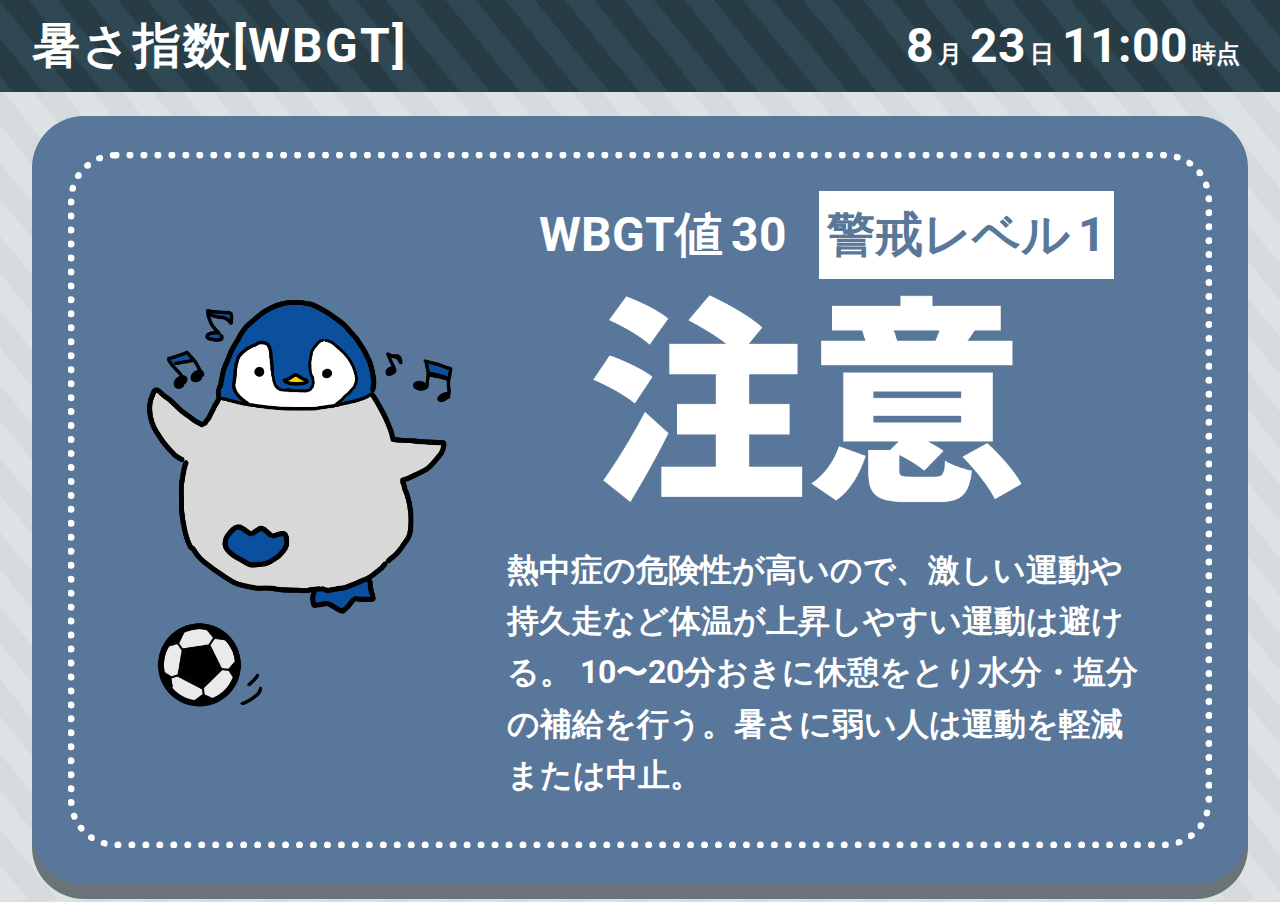
<file: index.html>
<!DOCTYPE html>
<html lang="ja">

<head>
    <meta charset="UTF-8">
    <meta http-equiv="X-UA-Compatible" content="IE=edge">
    <meta name="viewport" content="width=device-width, initial-scale=1.0">
    <title>熱中症指数</title>
    <link rel="stylesheet" href="./assets/css/heatstroke.css" type="text/css">
    <!--google fontの設定-->
    <link rel="preconnect" href="https://fonts.googleapis.com">
    <link rel="preconnect" href="https://fonts.gstatic.com" crossorigin>
    <link
        href="https://fonts.googleapis.com/css2?family=Noto+Sans+JP:wght@400;500;700;900&family=Roboto:wght@400;500;700&display=swap"
        rel="stylesheet">
</head>

<body class="heatstroke default">
    <header>
        <h1 class="content_title">暑さ指数[WBGT]</h1>
        <p class="update_time">8<span>月</span>23<span>日</span>11:00<span>時点</span></p>
    </header>
    <main class="content_body">
        <!--値が変わる時はclass名を変える-->
        <div class="content_wrapper safety">
            <div class="content_inner">
                <div class="value_icon">
                    <img src="./assets/images/illust/safety.png"
                        srcset="./assets/images/illust/safety.png 1x,./assets/images/illust/safety@2x.png 2x" alt="ほぼ安全"
                        loading="lazy" decoding="async" width="586" height="768">
                    <!--値が変わる時

                            /*ほぼ安全*/
                            <img src="./assets/images/illust/safety.png"
                        srcset="./assets/images/illust/safety.png 1x,./assets/images/illust/safety@2x.png 2x" alt="ほぼ安全"
                        loading="lazy" decoding="async" width="586" height="768">

                            /*注意*/
                            <img src="./assets/images/illust/attention.png"
                        srcset="./assets/images/illust/attention.png 1x,./assets/images/illust/attention@2x.png 2x" alt="注意"
                        loading="lazy" decoding="async" width="586" height="768">

                            /*警戒*/
                            <img src="./assets/images/illust/vigilance.png"
                        srcset="./assets/images/illust/vigilance.png 1x,./assets/images/illust/vigilance@2x.png 2x" alt="警戒"
                        loading="lazy" decoding="async" width="586" height="768">

                            /*厳重警戒*/
                            <img src="./assets/images/illust/severe-vigilance.png"
                        srcset="./assets/images/illust/severe-vigilance.png 1x,./assets/images/illust/severe-vigilance@2x.png 2x" alt="厳重警戒"
                        loading="lazy" decoding="async" width="586" height="768">

                            /*危険*/
                            <img src="./assets/images/illust/danger.png"
                        srcset="./assets/images/illust/danger.png 1x,./assets/images/illust/danger@2x.png 2x" alt="危険"
                        loading="lazy" decoding="async" width="586" height="768">


                        -->
                </div>
                <div class="value_detail">
                    <div class="value_header">
                        <p class="numerical_value">WBGT値<span class="value">30</span></p>
                        <!--値が変わる時はclass名を変える-->
                        <p class="vigilance_level safety">警戒レベル<span class="value">1</span></p>
                    </div>
                    <div class="value_content">
                        <img src="./assets/images/text_attention.png"
                            srcset="./assets/images/text_attention.png 1x,./assets/images/text_attention@2x.png 2x"
                            alt="ほぼ安全" loading="lazy" decoding="async" width="977" height="321">

                        <!-- 項目が変わる時

                            /*ほぼ安全*/
                        <img src="./assets/images/text_safety.png"
                            srcset="./assets/images/text_safety.png 1x,./assets/images/text_safety@2x.png 2x" alt="ほぼ安全"
                            loading="lazy" decoding="async" width="977" height="238">

                            /*注意*/
                        <img src="./assets/images/text_attention.png"
                            srcset="./assets/images/text_attention.png 1x,./assets/images/text_attention@2x.png 2x"
                            alt="注意" loading="lazy" decoding="async" width="977" height="321">

                            /*警戒*/
                        <img src="./assets/images/text_vigilance.png"
                            srcset="./assets/images/text_vigilance.png 1x,./assets/images/text_vigilance@2x.png 2x"
                            alt="警戒" loading="lazy" decoding="async" width="977" height="321">

                            /*厳重警戒*/
                        <img src="./assets/images/text_s-vigilance.png"
                            srcset="./assets/images/text_s-vigilance.png 1x,./assets/images/text_s-vigilance@2x.png 2x"
                            alt="厳重警戒" loading="lazy" decoding="async" width="977" height="238">

                            /*危険*/
                        <img src="./assets/images/text_danger.png"
                            srcset="./assets/images/text_danger.png 1x,./assets/images/text_danger@2x.png 2x" alt="危険"
                            loading="lazy" decoding="async" width="977" height="321">
                        -->
                    </div>
                    <div class="value_text">
                        <p>
                            熱中症の危険性が高いので、激しい運動や持久走など体温が上昇しやすい運動は避ける。
                            10〜20分おきに休憩をとり水分・塩分の補給を行う。暑さに弱い人は運動を軽減または中止。
                        </p>
                    </div>
                </div>
            </div>
        </div>
    </main>

</body>

</html>
</file>
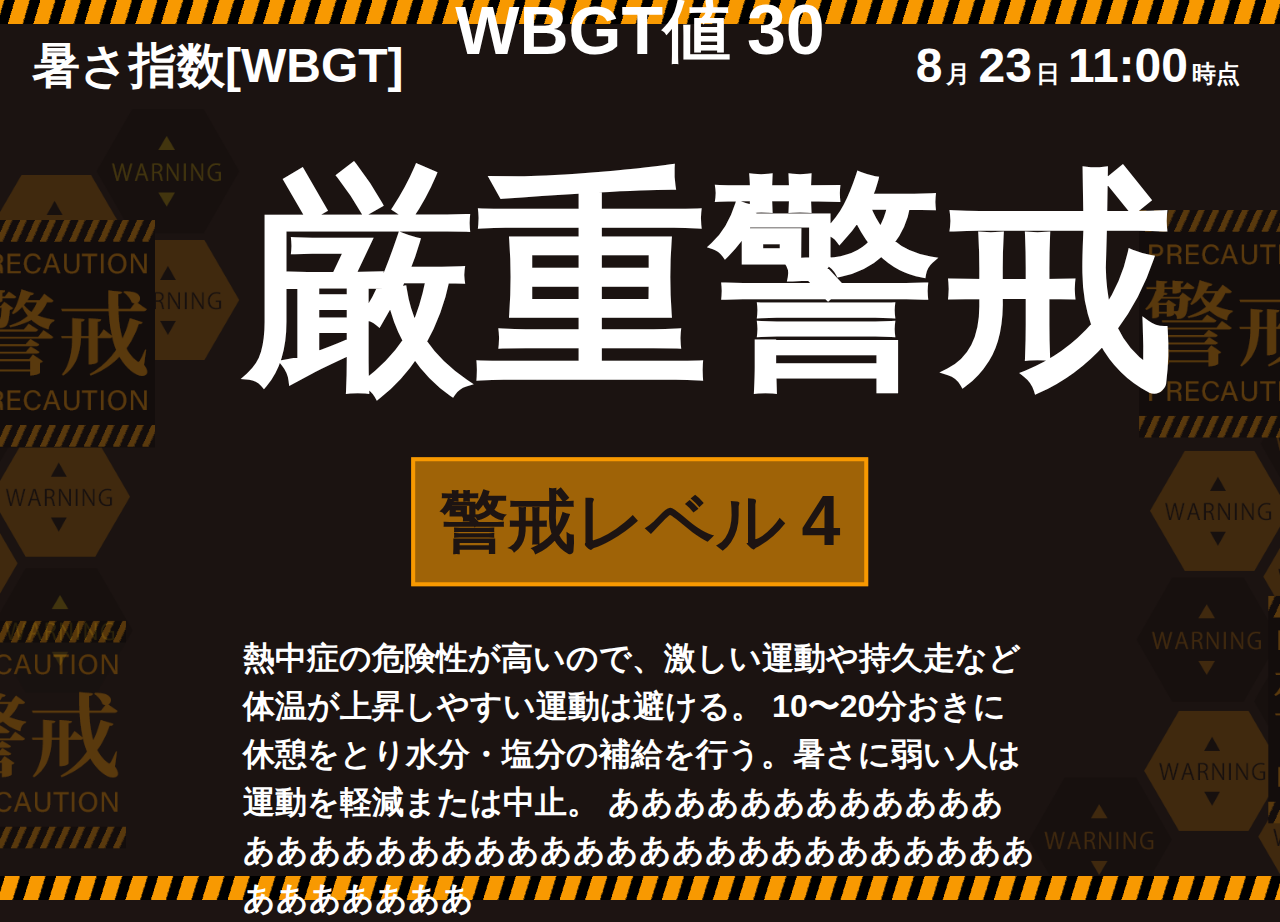
<file: eva/index.html>
<!DOCTYPE html>
<html lang="ja">

<head>
    <meta charset="UTF-8">
    <meta http-equiv="X-UA-Compatible" content="IE=edge">
    <meta name="viewport" content="width=device-width, initial-scale=1.0">
    <title>熱中症指数</title>
    <link rel="stylesheet" href="../assets/css/heatstroke.css" type="text/css">
    <!--google fontの設定-->
    <link rel="preconnect" href="https://fonts.googleapis.com">
    <link rel="preconnect" href="https://fonts.gstatic.com" crossorigin>
    <link
        href="https://fonts.googleapis.com/css2?family=Noto+Sans+JP:wght@400;500;700;900&family=Roboto:wght@400;500;700&display=swap"
        rel="stylesheet">
</head>

<!--値が変わる時はclass名を変える-->

<body class="heatstroke eva s-vigilance">
    <img class="bar_top" src="../assets/images/eva/bar_top_s-vigilance.png" alt="" height="24">
    <img class="bar_bottom" src="../assets/images/eva/bar_bottom_s-vigilance.png" alt="" height="24">
    <!--値が変わる時

    /*ほぼ安全
    <img class="bar_top" src="../assets/images/eva/bar_top_safety.png" alt="" height="24">
    <img class="bar_bottom" src="../assets/images/eva/bar_bottom_safety.png" alt="" height="24">

    /*注意
    <img class="bar_top" src="../assets/images/eva/bar_top_attention.png" alt="" height="24">
    <img class="bar_bottom" src="../assets/images/eva/bar_bottom_attention.png" alt="" height="24">

    /*警戒
    <img class="bar_top" src="../assets/images/eva/bar_top_vigilance.png" alt="" height="24">
    <img class="bar_bottom" src="../assets/images/eva/bar_bottom_vigilance.png" alt="" height="24">

    /*厳重警戒
    <img class="bar_top" src="../assets/images/eva/bar_top_s-vigilance.png" alt="" height="24">
    <img class="bar_bottom" src="../assets/images/eva/bar_bottom_s-vigilance.png" alt="" height="24">

    /*危険
    <img class="bar_top" src="../assets/images/eva/bar_top_danger.png" alt="" height="24">
    <img class="bar_bottom" src="../assets/images/eva/bar_bottom_danger.png" alt="" height="24">
    -->
    <header>
        <h1 class="content_title">暑さ指数[WBGT]</h1>
        <p class="update_time">8<span>月</span>23<span>日</span>11:00<span>時点</span></p>
    </header>
    <main>
        <div class="content_header">
            <p class="numerical_value">WBGT値<span class="value">30</span></p>
        </div>
        <div class="content_body">
            <p class="value_content">厳重警戒</p>
            <!--値が変わる時はclass名を変える-->
            <p class="vigilance_level s-vigilance">警戒レベル<span class="value">4</span></p>
        </div>
        <div class="content_footer">
            <p class="content_text">
                熱中症の危険性が高いので、激しい運動や持久走など体温が上昇しやすい運動は避ける。
                10〜20分おきに休憩をとり水分・塩分の補給を行う。暑さに弱い人は運動を軽減または中止。
                あああああああああああああああああああああああああああああああああああああああああああ
            </p>
        </div>

    </main>
</body>

</html>
</file>
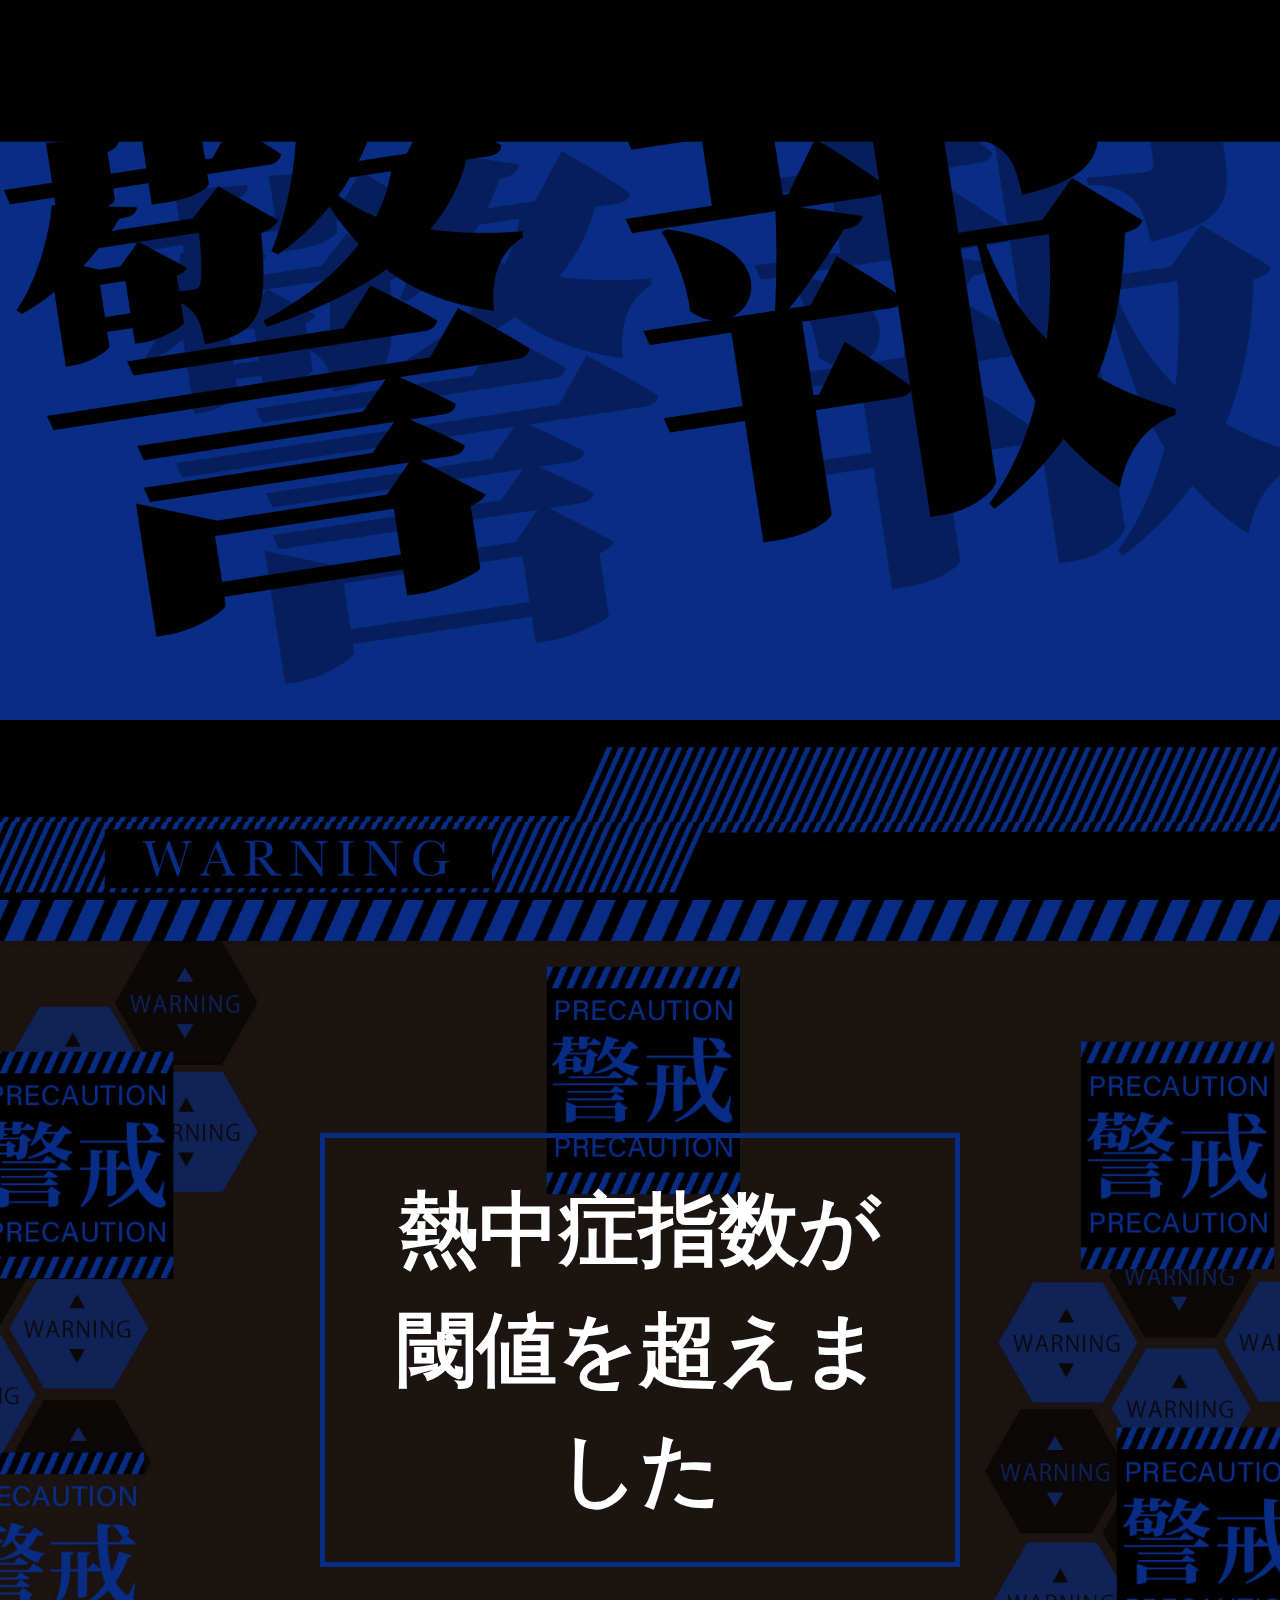
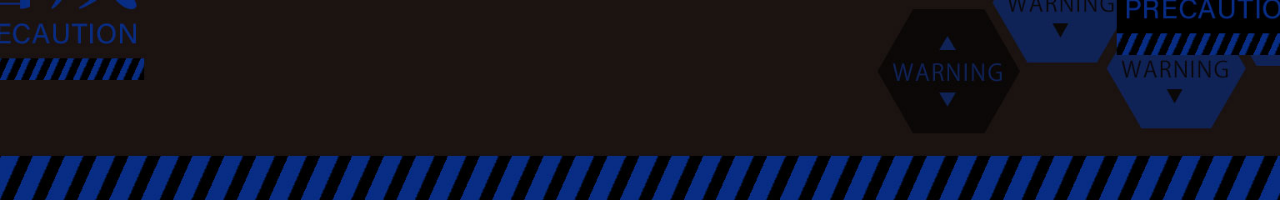
<file: alert.html>
<!DOCTYPE html>
<html lang="ja">

<head>
    <meta charset="utf-8">
    <meta name="viewport" content="width=device-width, initial-scale=1, shrink-to-fit=no">
    <title>アラート画面</title>
    <link rel="stylesheet" href="./assets/css/alert.css">
</head>

<body>
    <div class="alertContentOpening alertContentOpening--blue">
        <img class="alert_title" src="./assets/images/alert/blue/alert_text_opening.png" alt="警報">
        <img class="bar_top" src="./assets/images/alert/blue/alert_top_opening.jpg" alt="上">
        <img class="bar_bottom" src="./assets/images/alert/blue/alert_bottom_opening.jpg" alt="下">
    </div>
    <div class="alertContent alertContent--blue">
        <h2 class="alertContent__blink alertContent__blink--blue">熱中症指数が<br>閾値を超えました</h2>
    </div>
</body>
<script type="text/javascript" src="https://cdn.jsdelivr.net/npm/jquery@3.6.0/dist/jquery.min.js"></script>
<script>
    setTimeout(() => { $(".alertContent").addClass("slideIn") }, 2000);
</script>

</html>
</file>
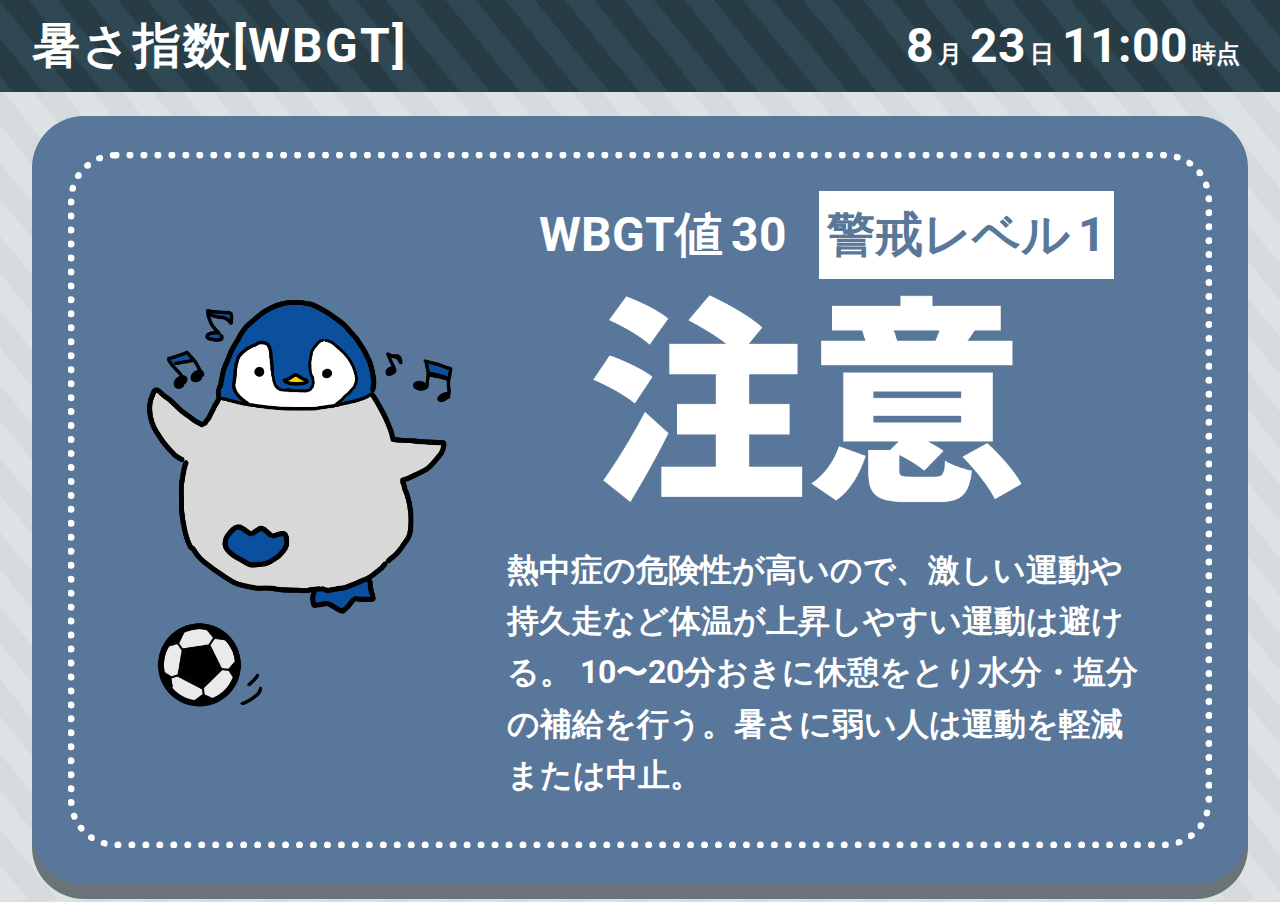
<file: heatstroke.html>
<!DOCTYPE html>
<html lang="ja">

<head>
    <meta charset="UTF-8">
    <meta http-equiv="X-UA-Compatible" content="IE=edge">
    <meta name="viewport" content="width=device-width, initial-scale=1.0">
    <title>熱中症指数</title>
    <link rel="stylesheet" href="./assets/css/heatstroke.css" type="text/css">
    <!--google fontの設定-->
    <link rel="preconnect" href="https://fonts.googleapis.com">
    <link rel="preconnect" href="https://fonts.gstatic.com" crossorigin>
    <link
        href="https://fonts.googleapis.com/css2?family=Noto+Sans+JP:wght@400;500;700;900&family=Roboto:wght@400;500;700&display=swap"
        rel="stylesheet">
</head>

<body class="heatstroke default">
    <header>
        <h1 class="content_title">暑さ指数[WBGT]</h1>
        <p class="update_time">8<span>月</span>23<span>日</span>11:00<span>時点</span></p>
    </header>
    <main class="content_body">
        <!--値が変わる時はclass名を変える-->
        <div class="content_wrapper safety">
            <div class="content_area">
                <div class="content_inner">
                    <div class="value_icon">
                        <img src="./assets/images/heatstroke/illust/safety.png"
                            srcset="./assets/images/heatstroke/illust/safety.png 1x,./assets/images/heatstroke/illust/safety@2x.png 2x"
                            alt="ほぼ安全" loading="lazy" decoding="async" width="586" height="768">
                        <!--値が変わる時

                            /*ほぼ安全*/
                            <img src="./assets/images/heatstroke/illust/safety.png"
                        srcset="./assets/images/heatstroke/illust/safety.png 1x,./assets/images/heatstroke/illust/safety@2x.png 2x" alt="ほぼ安全"
                        loading="lazy" decoding="async" width="586" height="768">

                            /*注意*/
                            <img src="./assets/images/heatstroke/illust/attention.png"
                        srcset="./assets/images/heatstroke/illust/attention.png 1x,./assets/images/heatstroke/illust/attention@2x.png 2x" alt="注意"
                        loading="lazy" decoding="async" width="586" height="768">

                            /*警戒*/
                            <img src="./assets/images/heatstroke/illust/vigilance.png"
                        srcset="./assets/images/heatstroke/illust/vigilance.png 1x,./assets/images/heatstroke/illust/vigilance@2x.png 2x" alt="警戒"
                        loading="lazy" decoding="async" width="586" height="768">

                            /*厳重警戒*/
                            <img src="./assets/images/heatstroke/illust/severe-vigilance.png"
                        srcset="./assets/images/heatstroke/illust/severe-vigilance.png 1x,./assets/images/heatstroke/illust/severe-vigilance@2x.png 2x" alt="厳重警戒"
                        loading="lazy" decoding="async" width="586" height="768">

                            /*危険*/
                            <img src="./assets/images/illust/danger.png"
                        srcset="./assets/images/heatstroke/illust/danger.png 1x,./assets/images/heatstroke/illust/danger@2x.png 2x" alt="危険"
                        loading="lazy" decoding="async" width="586" height="768">


                        -->
                    </div>
                    <div class="value_detail">
                        <div class="value_header">
                            <p class="numerical_value">WBGT値<span class="value">30</span></p>
                            <!--値が変わる時はclass名を変える-->
                            <p class="vigilance_level safety">警戒レベル<span class="value">1</span></p>
                        </div>
                        <div class="value_content">
                            <img src="./assets/images/heatstroke/text_attention.png"
                                srcset="./assets/images/heatstroke/text_attention.png 1x,./assets/images/heatstroke/text_attention@2x.png 2x"
                                alt="ほぼ安全" loading="lazy" decoding="async" width="977" height="321">

                            <!-- 項目が変わる時

                            /*ほぼ安全*/
                        <img src="./assets/images/heatstroke/text_safety.png"
                            srcset="./assets/images/heatstroke/text_safety.png 1x,./assets/images/heatstroke/text_safety@2x.png 2x" alt="ほぼ安全"
                            loading="lazy" decoding="async" width="977" height="238">

                            /*注意*/
                        <img src="./assets/images/heatstroke/text_attention.png"
                            srcset="./assets/images/heatstroke/text_attention.png 1x,./assets/images/heatstroke/text_attention@2x.png 2x"
                            alt="注意" loading="lazy" decoding="async" width="977" height="321">

                            /*警戒*/
                        <img src="./assets/images/heatstroke/text_vigilance.png"
                            srcset="./assets/images/heatstroke/text_vigilance.png 1x,./assets/images/heatstroke/text_vigilance@2x.png 2x"
                            alt="警戒" loading="lazy" decoding="async" width="977" height="321">

                            /*厳重警戒*/
                        <img src="./assets/images/text_s-vigilance.png"
                            srcset="./assets/images/text_s-vigilance.png 1x,./assets/images/text_s-vigilance@2x.png 2x"
                            alt="厳重警戒" loading="lazy" decoding="async" width="977" height="238">

                            /*危険*/
                        <img src="./assets/images/heatstroke/text_danger.png"
                            srcset="./assets/images/heatstroke/text_danger.png 1x,./assets/images/heatstroke/text_danger@2x.png 2x" alt="危険"
                            loading="lazy" decoding="async" width="977" height="321">
                        -->
                        </div>
                        <div class="value_text">
                            <p>
                                熱中症の危険性が高いので、激しい運動や持久走など体温が上昇しやすい運動は避ける。
                                10〜20分おきに休憩をとり水分・塩分の補給を行う。暑さに弱い人は運動を軽減または中止。
                            </p>
                        </div>
                    </div>
                </div>
            </div>
        </div>
    </main>

</body>

</html>
</file>
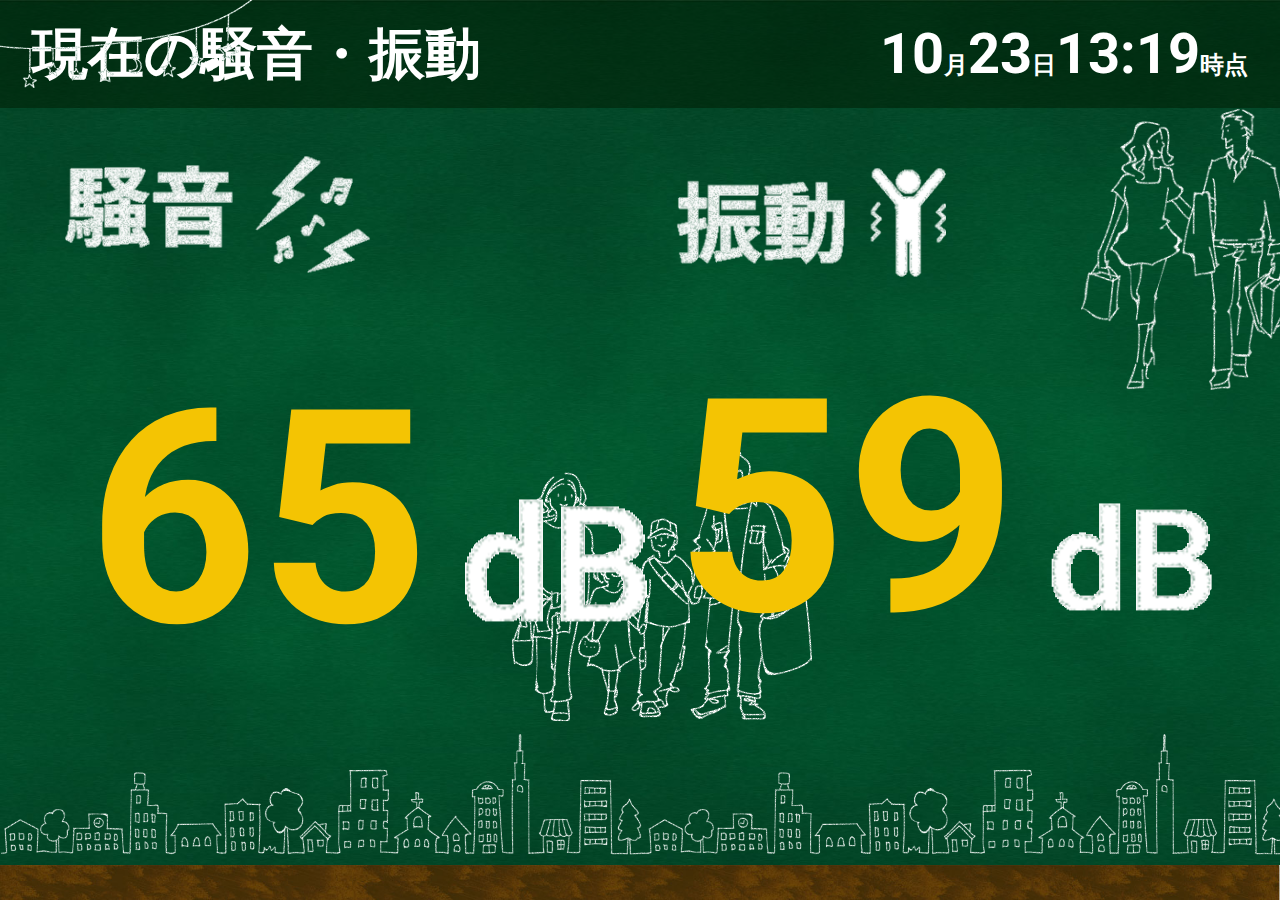
<file: noise-meter.html>
<!DOCTYPE html>
<html lang="jp">

<head>
    <meta charset="UTF-8">
    <meta http-equiv="X-UA-Compatible" content="IE=edge">
    <meta name="viewport" content="width=device-width, initial-scale=1.0">
    <title>騒音振動計フロント|default</title>
    <link rel="stylesheet" href="./assets/css/noise-meter.css">
    <!--google fontの設定-->
    <link rel="preconnect" href="https://fonts.googleapis.com">
    <link rel="preconnect" href="https://fonts.gstatic.com" crossorigin>
    <link href="https://fonts.googleapis.com/css2?family=Roboto:wght@400;500;700&display=swap" rel="stylesheet">
</head>

<body class="noiseMeter noiseMeter--default">
    <header class="header">
        <h1 class="header__title">現在の騒音・振動</h1>
        <p class="header__date">10<span>月</span>23<span>日</span>13:19<span>時点</span></p>
    </header>
    <div class="noiseMeter__illust--top">
        <img src="./assets/images/noise-meter/blackBoard/illust_top_white.png" alt="">
    </div>
    <div class="noiseMeter__illust--couple">
        <img src="./assets/images/noise-meter/blackBoard/illust_couple_white.png" alt="">
    </div>
    <div class="noiseMeter__illust--family">
        <img src="./assets/images/noise-meter/blackBoard/illust_family_white.png" alt="">
    </div>
    <div class="dataWrapper">
        <!--騒音-->
        <div class="noiseWrapper">
            <h2 class="noiseWrapper__title">
                <img src="./assets/images/noise-meter/blackBoard/icon_noise.png" alt="騒音">
            </h2>
            <div class="valueWrapper">
                <p class="valueWrapper__strings">
                    65
                </p>
                <span class="valueWrapper__db">
                    <img src="./assets/images/noise-meter/blackBoard/dB.png" alt="デシベル">
                </span>
            </div>
        </div>
        <!--振動-->
        <div class="vibrationWrapper">
            <h2 class="vibrationWrapper__title">
                <img src="./assets/images/noise-meter/blackBoard/icon_vibration.png" alt="振動">
            </h2>
            <div class="valueWrapper">
                <p class="valueWrapper__strings">
                    59
                </p>
                <span class="valueWrapper__db">
                    <img src="./assets/images/noise-meter/blackBoard/dB.png" alt="デシベル">
                </span>
            </div>
        </div>
    </div>
    <div class="noiseMeter__illust--town">
        <img src="./assets/images/noise-meter/blackBoard/illust_town_white.png" alt="">
    </div>
    <div class="noiseMeter__illust--bottom">
        <img src="./assets/images/noise-meter/blackBoard/blackBoard_bottom.jpg" alt="">
    </div>
</body>

</html>
</file>
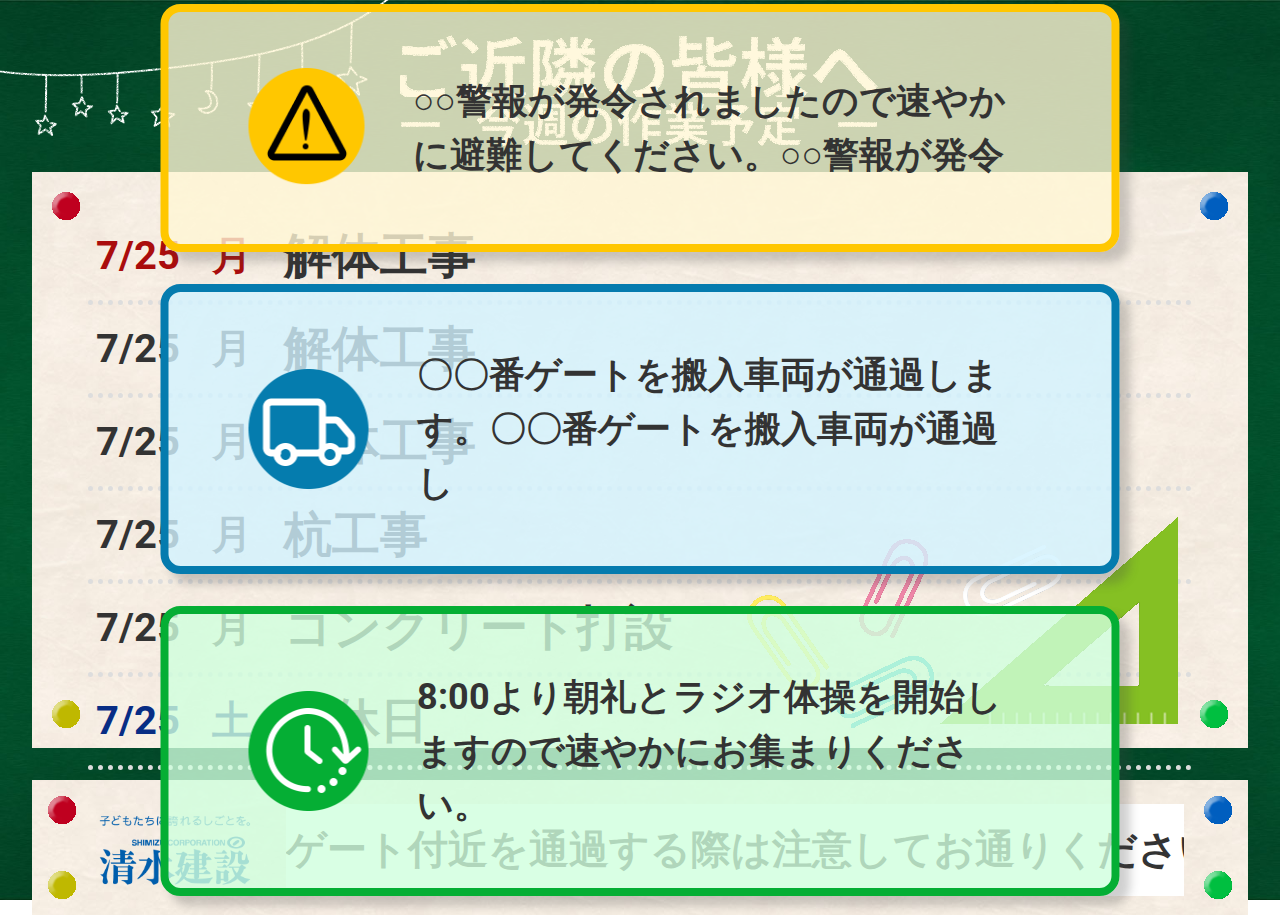
<file: schedule.html>
<!DOCTYPE html>
<html lang="jp">

<head>
    <meta charset="UTF-8">
    <meta http-equiv="X-UA-Compatible" content="IE=edge">
    <meta name="viewport" content="width=device-width, initial-scale=1.0">
    <title>週間作業予定</title>
    <link rel="stylesheet" href="./assets/css/schedule.css">
    <!--google fontの設定-->
    <link rel="preconnect" href="https://fonts.googleapis.com">
    <link rel="preconnect" href="https://fonts.gstatic.com" crossorigin>
    <link
        href="https://fonts.googleapis.com/css2?family=Noto+Sans+JP:wght@400;500;700&family=Roboto:wght@400;500;700&display=swap"
        rel="stylesheet">
</head>

<body class="schedule default">
    <div id="js-toast" class="toastWrapper">
        <div class="toastWrapper__content toastWrapper__content--alert">
            <img src="./assets/images/icon_toast_alert.png" alt="警報のアイコン">
            <p>○○警報が発令されましたので速やかに避難してください。○○警報が発令</p>
        </div>
        <div class="toastWrapper__content toastWrapper__content--delivery">
            <img src="./assets/images/icon_toast_delivery.png" alt="車両のアイコン">
            <p>〇〇番ゲートを搬入車両が通過します。〇〇番ゲートを搬入車両が通過し</p>
        </div>
        <div class="toastWrapper__content toastWrapper__content--time">
            <img src="./assets/images/icon_toast_time.png" alt="時計のアイコン">
            <p>8:00より朝礼とラジオ体操を開始しますので速やかにお集まりください。</p>
        </div>
    </div>
    <img class="schedule__illust schedule__illust--top" src="./assets/images/schedule/illust_top_white.png" alt="">
    <header class="schedule__header">
        <div class="schedule__title">
            <h1>
                <img src="./assets/images/schedule/main_title.png"
                    srcset="./assets/images/schedule/main_title.png 1x,./assets/images/schedule/main_title@2x.png 2x"
                    alt="ご近隣の皆さまへ">
            </h1>
            <p>
                <img src="./assets/images/schedule/sub_title.png"
                    srcset="./assets/images/schedule/sub_title.png 1x,./assets/images/schedule/sub_title@2x.png 2x"
                    alt="今週の作業予定">
            </p>
        </div>
    </header>
    <div class="schedule__content">
        <div class="schedule__contentMag schedule__contentMag--red">
            <img src="./assets/images/schedule/icon_magnet_red.png" alt="">
        </div>
        <div class="schedule__contentMag schedule__contentMag--blue">
            <img src="./assets/images/schedule/icon_magnet_blue.png" alt="">
        </div>
        <div class="schedule__contentMag schedule__contentMag--yellow">
            <img src="./assets/images/schedule/icon_magnet_yellow.png" alt="">
        </div>
        <div class="schedule__contentMag schedule__contentMag--green">
            <img src="./assets/images/schedule/icon_magnet_green.png" alt="">
        </div>
        <ul class="scheduleList">
            <!--祝日(月)-->
            <li class="scheduleList__item scheduleList__item--holiday">
                <p class="scheduleList__date">7/25</p>
                <p class="scheduleList__dayOfWeek">月</p>
                <p class="scheduleList__plan">解体工事</p>
            </li>
            <!--火曜-->
            <li class="scheduleList__item">
                <p class="scheduleList__date">7/25</p>
                <p class="scheduleList__dayOfWeek">月</p>
                <p class="scheduleList__plan">解体工事</p>
            </li>
            <!--水曜-->
            <li class="scheduleList__item">
                <p class="scheduleList__date">7/25</p>
                <p class="scheduleList__dayOfWeek">月</p>
                <p class="scheduleList__plan">解体工事</p>
            </li>
            <!--木曜-->
            <li class="scheduleList__item">
                <p class="scheduleList__date">7/25</p>
                <p class="scheduleList__dayOfWeek">月</p>
                <p class="scheduleList__plan">杭工事</p>
            </li>
            <!--金曜-->
            <li class="scheduleList__item">
                <p class="scheduleList__date">7/25</p>
                <p class="scheduleList__dayOfWeek">月</p>
                <p class="scheduleList__plan">コンクリート打設</p>
            </li>
            <!--土曜-->
            <li class="scheduleList__item scheduleList__item--sat">
                <p class="scheduleList__date">7/25</p>
                <p class="scheduleList__dayOfWeek">土</p>
                <p class="scheduleList__plan">全休日</p>
            </li>
            <!--日曜-->
            <li class="scheduleList__item scheduleList__item--sun">
                <p class="scheduleList__date">7/25</p>
                <p class="scheduleList__dayOfWeek">日</p>
                <p class="scheduleList__plan">全休日</p>
            </li>
        </ul>
        <img class="stationary" src="./assets/images/schedule/stationary.png" alt="">
    </div>
    <footer class="footer">
        <div class="footer__content">
            <div class="footer__contentMag footer__contentMag--red">
                <img src="./assets/images/schedule/icon_magnet_red.png" alt="">
            </div>
            <div class="footer__contentMag footer__contentMag--blue">
                <img src="./assets/images/schedule/icon_magnet_blue.png" alt="">
            </div>
            <div class="footer__contentMag footer__contentMag--yellow">
                <img src="./assets/images/schedule/icon_magnet_yellow.png" alt="">
            </div>
            <div class="footer__contentMag footer__contentMag--green">
                <img src="./assets/images/schedule/icon_magnet_green.png" alt="">
            </div>
            <div class="footer__contentWrapper">
                <div class="footer__logo">
                    <img src="./assets/images/schedule/sample_logo.png" alt="企業ロゴ">
                </div>
                <div id="js-floating-box" class="footer__info">
                    <div id="js-floating-text" class="footer__infoBox">
                        <p class="footer__infoText">
                            ゲート付近を通過する際は注意してお通りください。お気づきの点は右記までご連絡ください。0120-123-123
                        </p>
                    </div>
                </div>
            </div>
        </div>
    </footer>
    <script type="text/javascript" src="https://cdn.jsdelivr.net/npm/jquery@3.6.0/dist/jquery.min.js"></script>
    <script>
        const floatingBox = document.querySelector("#js-floating-box");
        const floatingText = document.querySelector("#js-floating-text");
        const width = floatingBox.offsetWidth;
        const floatingTextWidth = floatingText.offsetWidth;

        function floatingAnime() {
            if (width < floatingTextWidth) {
                floatingText.classList.add("js-active");
            }
        }

        floatingAnime();

        const toast = document.getElementById("js-toast");
        window.addEventListener("load", () => {
            toast.style.visibility = "visible";
            setTimeout(() => {
                toast.style.visibility = "hidden";
            }, 1000 * 10);
        });
    </script>
</body>

</html>
</file>
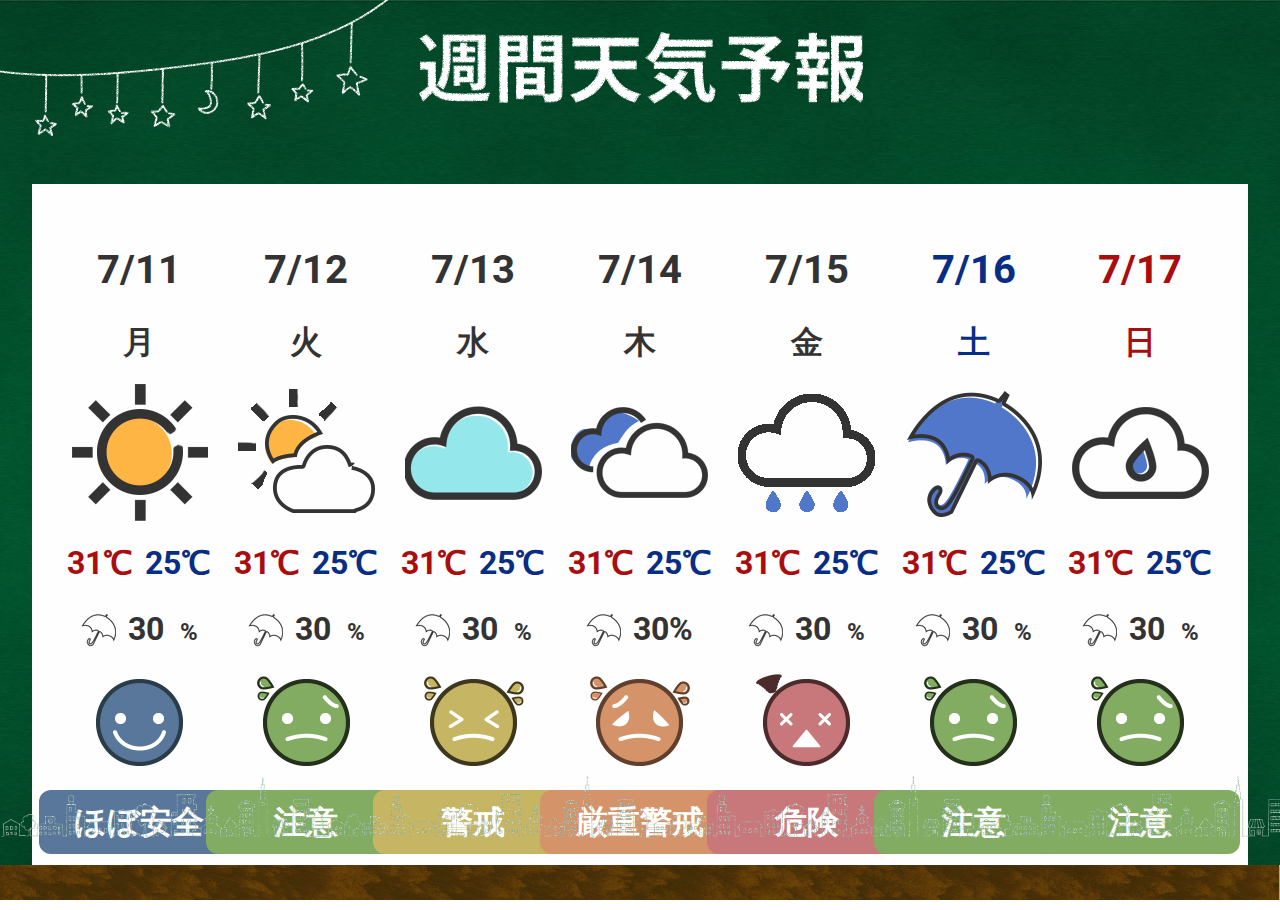
<file: weather-forecast.html>
<!DOCTYPE html>
<html lang="ja">

<head>
    <meta charset="UTF-8">
    <meta http-equiv="X-UA-Compatible" content="IE=edge">
    <meta name="viewport" content="width=device-width, initial-scale=1.0">
    <title>週間天気予報</title>
    <link rel="stylesheet" href="./assets/css/weather-forecast.css">
    <!--google fontの設定-->
    <link rel="preconnect" href="https://fonts.googleapis.com">
    <link rel="preconnect" href="https://fonts.gstatic.com" crossorigin>
    <link
        href="https://fonts.googleapis.com/css2?family=Noto+Sans+JP:wght@400;500;700&family=Roboto:wght@400;500;700&display=swap"
        rel="stylesheet">
</head>

<body class="weatherForecast default">
    <header class="header">
        <h1 class="header__title"><img src="./assets/images/weather-forecast/blackBoard/title_blackBoard.png"
                alt="週間天気予報"></h1>
    </header>
    <div class="weatherForecast__illust weatherForecast__illust--top">
        <img src="./assets/images/weather-forecast/blackBoard/illust_top_white.png" alt="">
    </div>
    <div class="weatherForecast__content weatherForecast__content--default">
        <ul class="weatherList">
            <!--mon-->
            <li class="weatherList__item">
                <p class="weatherList__day">7/11</p>
                <p class="weatherList__dayOfWeek">月</p>
                <div class="weatherList__dayOfWeather">
                    <img src="./assets/images/weather-forecast/icon_weather/01d.png" alt="晴れ">
                </div>
                <div class="weatherList__temperature">
                    <p class="weatherList__temperature--max">31<span>℃</span></p>
                    <p class="weatherList__temperature--min">25<span>℃</span></p>
                </div>
                <div class="weatherList__rainyPercent">
                    <div class="weatherList__rainyPercent--icon"><img
                            src="./assets/images/weather-forecast/blackBoard/rainy_percent_icon.png" alt=""></div>
                    <p class="weatherList__rainyPercent--value">30<span>%</span></p>
                </div>
                <div class="weatherList__wbgt">
                    <div class="weatherList__wbgt--icon">
                        <img src="./assets/images/weather-forecast/icon_wbgt/safety.png" alt="ほぼ安全">
                    </div>
                    <p class="weatherList__wbgt--value safety">
                        ほぼ安全
                    </p>
                </div>
            </li>
            <!--tue-->
            <li class="weatherList__item">
                <p class="weatherList__day">7/12</p>
                <p class="weatherList__dayOfWeek">火</p>
                <div class="weatherList__weather">
                    <img src="./assets/images/weather-forecast/icon_weather/02d.png" alt="晴れ時々曇り">
                </div>
                <div class="weatherList__temperature">
                    <p class="weatherList__temperature--max">31<span>℃</span></p>
                    <p class="weatherList__temperature--min">25<span>℃</span></p>
                </div>
                <div class="weatherList__rainyPercent">
                    <div class="weatherList__rainyPercent--icon"><img
                            src="./assets/images/weather-forecast/blackBoard/rainy_percent_icon.png" alt=""></div>
                    <p class="weatherList__rainyPercent--value">30<span>%</span></p>
                </div>
                <div class="weatherList__wbgt">
                    <div class="weatherList__wbgt--icon">
                        <img src="./assets/images/weather-forecast/icon_wbgt/attention.png" alt="注意">
                    </div>
                    <p class="weatherList__wbgt--value attention">
                        注意
                    </p>
                </div>
            </li>
            <!--wed-->
            <li class="weatherList__item">
                <p class="weatherList__day">7/13</p>
                <p class="weatherList__dayOfWeek">水</p>
                <div class="weatherList__dayOfWeather">
                    <img src="./assets/images/weather-forecast/icon_weather/03d.png" alt="曇り">
                </div>
                <div class="weatherList__temperature">
                    <p class="weatherList__temperature--max">31<span>℃</span></p>
                    <p class="weatherList__temperature--min">25<span>℃</span></p>
                </div>
                <div class="weatherList__rainyPercent">
                    <div class="weatherList__rainyPercent--icon"><img
                            src="./assets/images/weather-forecast/blackBoard/rainy_percent_icon.png" alt=""></div>
                    <p class="weatherList__rainyPercent--value">30<span>%</span></p>
                </div>
                <div class="weatherList__wbgt">
                    <div class="weatherList__wbgt--icon">
                        <img src="./assets/images/weather-forecast/icon_wbgt/vigilance.png" alt="警戒">
                    </div>
                    <p class="weatherList__wbgt--value vigilance">
                        警戒
                    </p>
                </div>
            </li>
            <!--thu-->
            <li class="weatherList__item">
                <p class="weatherList__day">7/14</p>
                <p class="weatherList__dayOfWeek">木</p>
                <div class="weatherList__dayOfWeather">
                    <img src="./assets/images/weather-forecast/icon_weather/04d.png" alt="晴れ">
                </div>
                <div class="weatherList__temperature">
                    <p class="weatherList__temperature--max">31<span>℃</span></p>
                    <p class="weatherList__temperature--min">25<span>℃</span></p>
                </div>
                <div class="weatherList__rainyPercent">
                    <div class="weatherList__rainyPercent--icon"><img
                            src="./assets/images/weather-forecast/blackBoard/rainy_percent_icon.png" alt=""></div>
                    <p class="weatherList__rainyPercent__value">30<span>%</span></p>
                </div>
                <div class="weatherList__wbgt">
                    <div class="weatherList__wbgt--icon">
                        <img src="./assets/images/weather-forecast/icon_wbgt/s-vigilance.png" alt="厳重警戒">
                    </div>
                    <p class="weatherList__wbgt--value s-vigilance">
                        厳重警戒
                    </p>
                </div>
            </li>
            <!--fri-->
            <li class="weatherList__item">
                <p class="weatherList__day">7/15</p>
                <p class="weatherList__dayOfWeek">金</p>
                <div class="weather_inner dayOfWeather">
                    <img src="./assets/images/weather-forecast/icon_weather/09d.png" alt="小雨">
                </div>
                <div class="weatherList__temperature">
                    <p class="weatherList__temperature--max">31<span>℃</span></p>
                    <p class="weatherList__temperature--min">25<span>℃</span></p>
                </div>
                <div class="weatherList__rainyPercent">
                    <div class="weatherList__rainyPercent--icon"><img
                            src="./assets/images/weather-forecast/blackBoard/rainy_percent_icon.png" alt=""></div>
                    <p class="weatherList__rainyPercent--value">30<span>%</span></p>
                </div>
                <div class="weatherList__wbgt">
                    <div class="weatherList__wbgt--icon">
                        <img src="./assets/images/weather-forecast/icon_wbgt/danger.png" alt="危険">
                    </div>
                    <p class="weatherList__wbgt--value danger">
                        危険
                    </p>
                </div>
            </li>
            <!--sat-->
            <li class="weatherList__item">
                <p class="weatherList__day weatherList__day--sat">7/16</p>
                <p class="weatherList__dayOfWeek weatherList__dayOfWeek--sat">土</p>
                <div class="weatherList__dayOfWeather">
                    <img src="./assets/images/weather-forecast/icon_weather/10d.png" alt="雨">
                </div>
                <div class="weatherList__temperature">
                    <p class="weatherList__temperature--max">31<span>℃</span></p>
                    <p class="weatherList__temperature--min">25<span>℃</span></p>
                </div>
                <div class="weatherList__rainyPercent">
                    <div class="weatherList__rainyPercent--icon"><img
                            src="./assets/images/weather-forecast/blackBoard/rainy_percent_icon.png" alt=""></div>
                    <p class="weatherList__rainyPercent--value">30<span>%</span></p>
                </div>
                <div class="weatherList__wbgt">
                    <div class="weatherList__wbgt--icon">
                        <img src="./assets/images/weather-forecast/icon_wbgt/attention.png" alt="注意">
                    </div>
                    <p class="weatherList__wbgt--value attention">
                        注意
                    </p>
                </div>
            </li>
            <!--sun-->
            <li class="weatherList__item">
                <p class="weatherList__day weatherList__day--sun">7/17</p>
                <p class="weatherList__dayOfWeek weatherList__dayOfWeek--sun">日</p>
                <div class="weatherList__dayOfWeather">
                    <img src="./assets/images/weather-forecast/icon_weather/50d.png" alt="霧">
                </div>
                <div class="weatherList__temperature">
                    <p class="weatherList__temperature--max">31<span>℃</span></p>
                    <p class="weatherList__temperature--min">25<span>℃</span></p>
                </div>
                <div class="weatherList__rainyPercent">
                    <div class="weatherList__rainyPercent--icon"><img
                            src="./assets/images/weather-forecast/blackBoard/rainy_percent_icon.png" alt=""></div>
                    <p class="weatherList__rainyPercent--value">30<span>%</span></p>
                </div>
                <div class="weatherList__wbgt">
                    <div class="weatherList__wbgt--icon">
                        <img src="./assets/images/weather-forecast/icon_wbgt/attention.png" alt="注意">
                    </div>
                    <p class="weatherList__wbgt--value attention">
                        注意
                    </p>
                </div>
            </li>
        </ul>
    </div>
    <div class="weatherForecast__illust weatherForecast__illust--town"><img
            src="./assets/images/weather-forecast/blackBoard/illust_town_white.png" alt="">
    </div>
    <div class="weatherForecast__illust weatherForecast__illust--bottom">
        <img src="./assets/images/weather-forecast/blackBoard/blackBoard_bottom.jpg" alt="">
    </div>
</body>

</html>
</file>
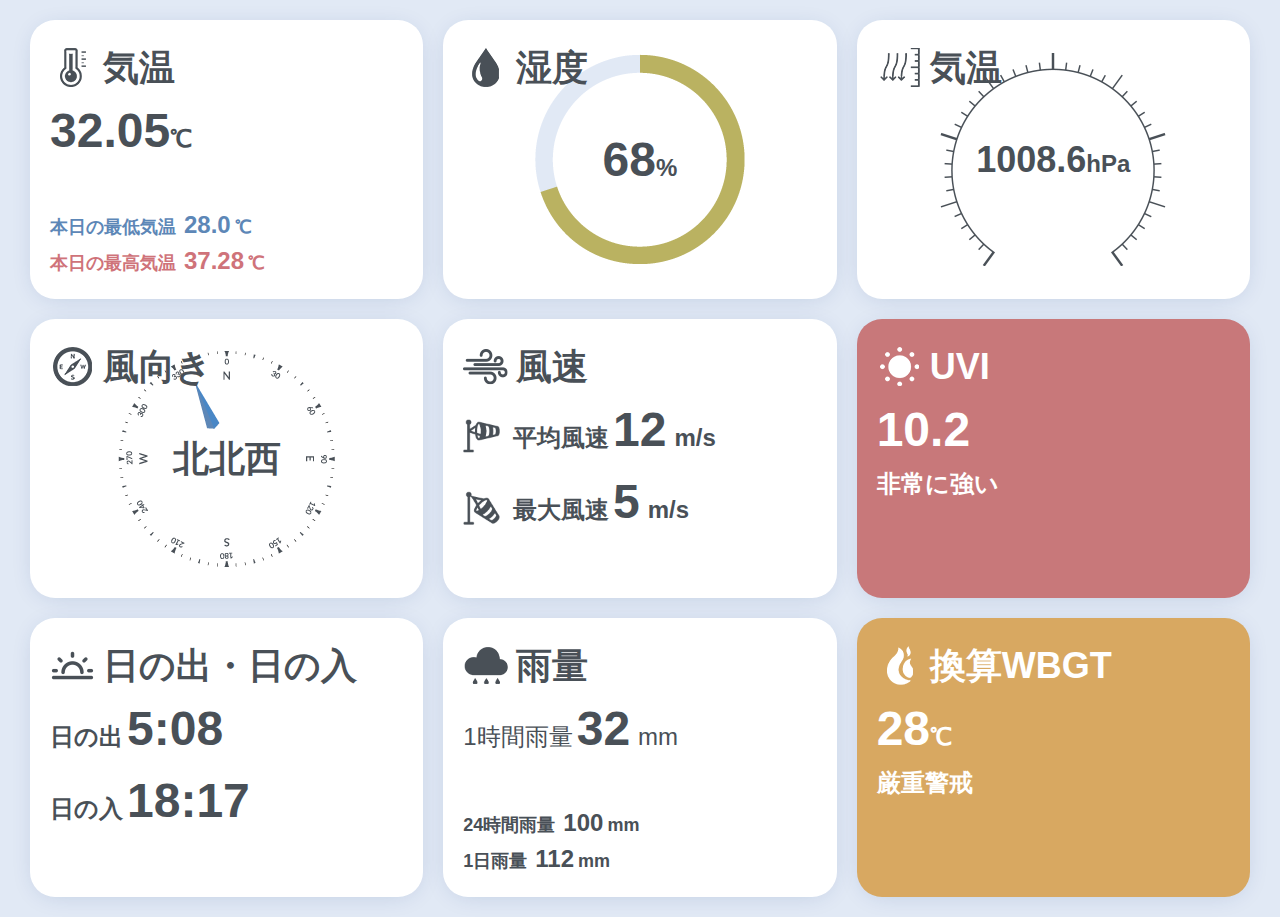
<file: weather-gauge.html>
<!DOCTYPE html>
<html lang="ja">

<head>
    <meta charset="UTF-8">
    <meta http-equiv="X-UA-Compatible" content="IE=edge">
    <meta name="viewport" content="width=device-width, initial-scale=1.0">
    <title>気象計</title>
    <link rel="stylesheet" href="./assets/css/weather-gauge.css" type="text/css">
    <!--google fontの設定-->
    <link rel="preconnect" href="https://fonts.googleapis.com">
    <link rel="preconnect" href="https://fonts.gstatic.com" crossorigin>
</head>

<body class="Weather_gauge">
    <ul class="Weather_gauge__List">
        <!--気温-->
        <li class="Weather_gauge__Item">
            <h2 class="Weather_gauge__Title Weather_gauge__Title--Temp">気温</h2>
            <p class="Weather_gauge__Value">32.05<span class="Weather_gauge__Value--Unit">℃</span></p>
            <div class="Weather_gauge__Other">
                <p class="Weather_gauge__Other--Min">本日の最低気温<span class="Weather_gauge__Other--Numbers">28.0</span>℃</p>
                <p class="Weather_gauge__Other--Max">本日の最高気温<span class="Weather_gauge__Other--Numbers">37.28</span>℃
                </p>
            </div>
        </li>
        <!--湿度-->
        <li class="Weather_gauge__Item Weather_gauge__Item--Humidity">
            <h2 class="Weather_gauge__Title Weather_gauge__Title--Humidity">湿度</h2>
            <p class="Weather_gauge__Value Weather_gauge__Value--Humidity">68<span
                    class="Weather_gauge__Value--Unit">%</span>
            </p>
        </li>
        <!--気圧-->
        <li class="Weather_gauge__Item Weather_gauge__Item--Pressure">
            <h2 class="Weather_gauge__Title Weather_gauge__Title--Pressure">気温</h2>
            <p class="Weather_gauge__Value Weather_gauge__Value--Pressure">1008.6<span
                    class="Weather_gauge__Value--Unit">hPa</span></p>
        </li>
        <!--風向-->
        <li class="Weather_gauge__Item Weather_gauge__Item--Direction">
            <h2 class="Weather_gauge__Title Weather_gauge__Title--Direction">風向き</h2>
            <p class="Weather_gauge__Value Weather_gauge__Value--Direction">北北西</p>
        </li>
        <!--風速-->
        <li class="Weather_gauge__Item Weather_gauge__Item--Speed">
            <h2 class="Weather_gauge__Title Weather_gauge__Title--Speed">風速</h2>
            <p class="Weather_gauge__Value Weather_gauge__Value--Average">
                平均風速<span class="Weather_gauge__Value--Numbers">12</span>m/s</p>
            <p class="Weather_gauge__Value Weather_gauge__Value--Maximum">
                最大風速<span class="Weather_gauge__Value--Numbers">5</span>m/s</p>
        </li>
        <!--UVI-->
        <li class="Weather_gauge__Item Weather_gauge__Item--Uvi">
            <h2 class="Weather_gauge__Title Weather_gauge__Title--White Weather_gauge__Title--Uvi">UVI</h2>
            <p class="Weather_gauge__Value Weather_gauge__Value--White">10.2</p>
            <p class="Weather_gauge__Value--Ja">非常に強い</p>
        </li>
        <!--日の出日の入-->
        <li class="Weather_gauge__Item Weather_gauge__Item--Sunrise">
            <h2 class="Weather_gauge__Title Weather_gauge__Title--Sunrise">日の出・日の入</h2>
            <p class="Weather_gauge__Value Weather_gauge__Value--Time">日の出<span
                    class="Weather_gauge__Value--Numbers">5:08</span></p>
            <p class="Weather_gauge__Value Weather_gauge__Value--Time">日の入<span
                    class="Weather_gauge__Value--Numbers">18:17</span></p>
        </li>
        <!--雨量-->
        <li class="Weather_gauge__Item">
            <h2 class="Weather_gauge__Title Weather_gauge__Title--Rainfall">雨量</h2>
            <p class="Weather_gauge__Value--Unit">1時間雨量<span class="Weather_gauge__Value--Numbers">32</span><span
                    class="Weather_gauge__Value--Unit">mm</span></p>
            <div class="Weather_gauge__Other">
                <p class="Weather_gauge__Other--Day">24時間雨量<span class="Weather_gauge__Other--Numbers">100</span>mm
                </p>
                <p class="Weather_gauge__Other--Day">1日雨量<span class="Weather_gauge__Other--Numbers">112</span>mm
                </p>
            </div>
        </li>
        <!--換算WBGT-->
        <li class="Weather_gauge__Item Weather_gauge__Item--Wbgt">
            <h2 class="Weather_gauge__Title Weather_gauge__Title--White Weather_gauge__Title--Wbgt">換算WBGT</h2>
            <p class="Weather_gauge__Value Weather_gauge__Value--White">28<span
                    class="Weather_gauge__Value--Unit">℃</span></p>
            <p class="Weather_gauge__Value--Ja">厳重警戒</p>
        </li>
    </ul>

</body>

</html>
</file>
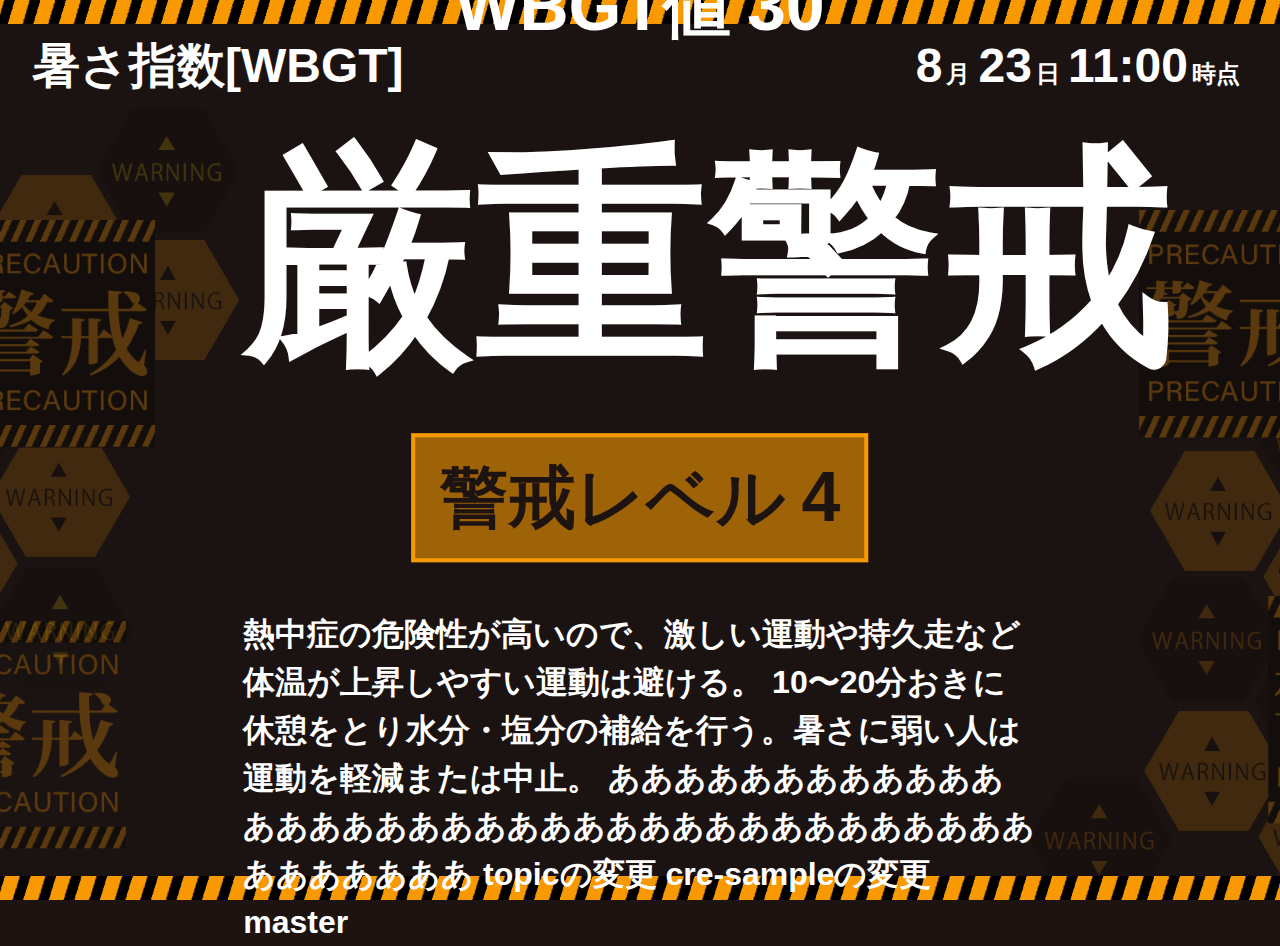
<file: eva/heatstroke.html>
<!DOCTYPE html>
<html lang="ja">

<head>
    <meta charset="UTF-8">
    <meta http-equiv="X-UA-Compatible" content="IE=edge">
    <meta name="viewport" content="width=device-width, initial-scale=1.0">
    <title>熱中症指数</title>
    <link rel="stylesheet" href="../assets/css/heatstroke.css" type="text/css">
    <!--google fontの設定-->
    <link rel="preconnect" href="https://fonts.googleapis.com">
    <link rel="preconnect" href="https://fonts.gstatic.com" crossorigin>
    <link
        href="https://fonts.googleapis.com/css2?family=Noto+Sans+JP:wght@400;500;700;900&family=Roboto:wght@400;500;700&display=swap"
        rel="stylesheet">
</head>

<!--値が変わる時はclass名を変える-->

<body class="heatstroke eva s-vigilance">
    <img class="bar_top" src="../assets/images/heatstroke/eva/bar_top_s-vigilance.png" alt="" height="24">
    <img class="bar_bottom" src="../assets/images/heatstroke/eva/bar_bottom_s-vigilance.png" alt="" height="24">
    <!--20

    /*ほぼ安全
    <img class="bar_top" src="../assets/images/heatstroke/eva/bar_top_safety.png" alt="" height="24">
    <img class="bar_bottom" src="../assets/images/heatstroke/eva/bar_bottom_safety.png" alt="" height="24">

    /*注意
    <img class="bar_top" src="../assets/images/heatstroke/eva/bar_top_attention.png" alt="" height="24">
    <img class="bar_bottom" src="../assets/images/heatstroke/eva/bar_bottom_attention.png" alt="" height="24">

    /*警戒
    <img class="bar_top" src="../assets/images/heatstroke/eva/bar_top_vigilance.png" alt="" height="24">
    <img class="bar_bottom" src="../assets/images/heatstroke/eva/bar_bottom_vigilance.png" alt="" height="24">

    /*厳重警戒
    <img class="bar_top" src="../assets/images/heatstroke/eva/bar_top_s-vigilance.png" alt="" height="24">
    <img class="bar_bottom" src="../assets/images/heatstroke/eva/bar_bottom_s-vigilance.png" alt="" height="24">

    /*危険
    <img class="bar_top" src="../assets/images/heatstroke/eva/bar_top_danger.png" alt="" height="24">
    <img class="bar_bottom" src="../assets/images/heatstroke/eva/bar_bottom_danger.png" alt="" height="24">
    -->
    <header>
        <h1 class="content_title">暑さ指数[WBGT]</h1>
        <p class="update_time">8<span>月</span>23<span>日</span>11:00<span>時点</span></p>
    </header>
    <main>
        <div class="content_header">
            <p class="numerical_value">WBGT値<span class="value">30</span></p>
        </div>
        <div class="content_body">
            <p class="value_content">厳重警戒</p>
            <!--値が変わる時はclass名を変える-->
            <p class="vigilance_level s-vigilance">警戒レベル<span class="value">4</span></p>
        </div>
        <div class="content_footer">
            <p class="content_text">
                熱中症の危険性が高いので、激しい運動や持久走など体温が上昇しやすい運動は避ける。
                10〜20分おきに休憩をとり水分・塩分の補給を行う。暑さに弱い人は運動を軽減または中止。
                あああああああああああああああああああああああああああああああああああああああああああ
                topicの変更
                cre-sampleの変更
                master
            </p>
        </div>

    </main>
</body>

</html>
</file>
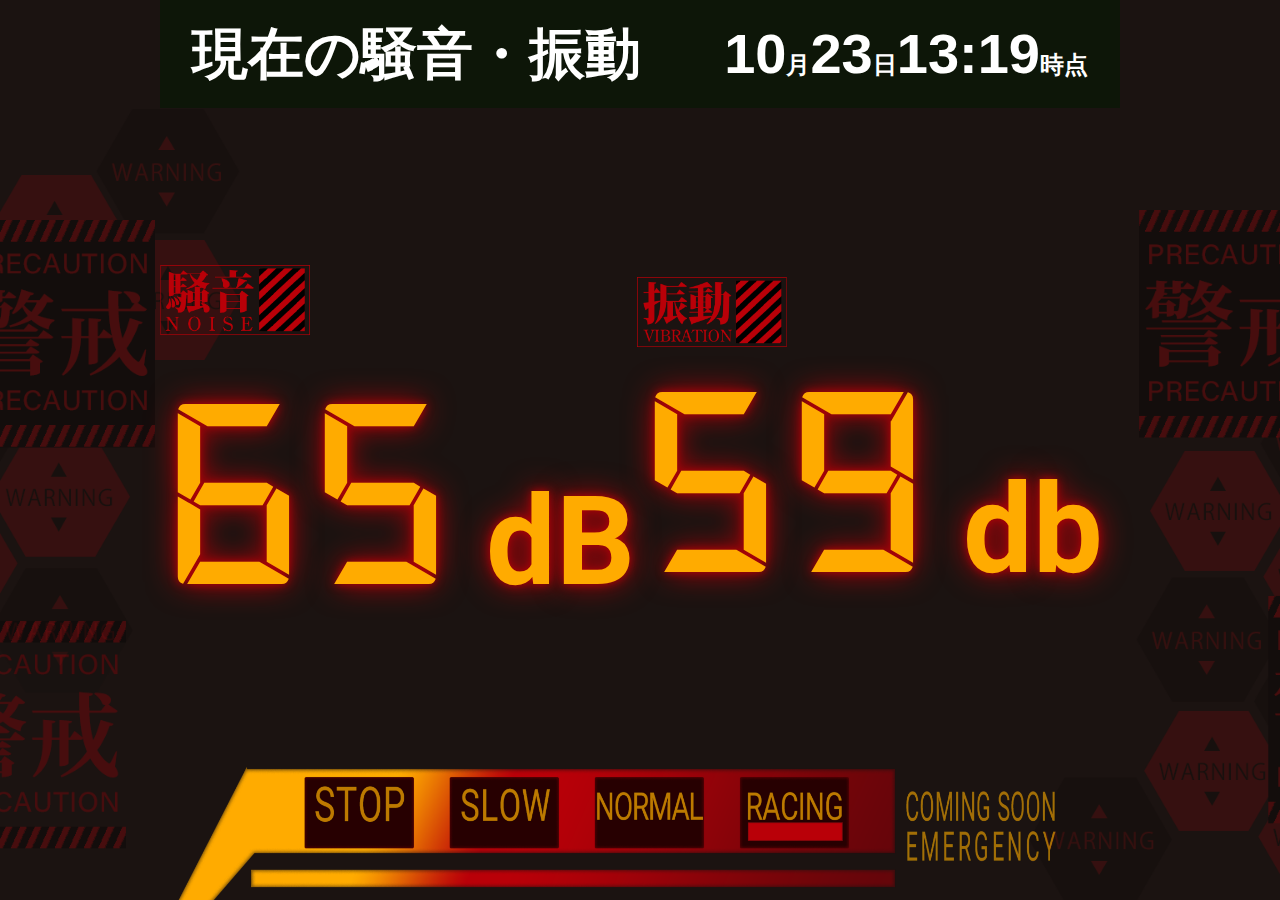
<file: eva/noise-meter.html>
<!DOCTYPE html>
<html lang="jp">

<head>
    <meta charset="UTF-8">
    <meta http-equiv="X-UA-Compatible" content="IE=edge">
    <meta name="viewport" content="width=device-width, initial-scale=1.0">
    <title>騒音振動計フロント|default</title>
    <link rel="stylesheet" href="../assets/css/noise-meter.css">
    <!--google fontの設定-->
    <link rel="preconnect" href="https://fonts.googleapis.com">
    <link rel="preconnect" href="https://fonts.gstatic.com" crossorigin>
    <link href="https://fonts.googleapis.com/css2?family=Roboto:wght@400;500;700&display=swap" rel="stylesheet">
</head>

<body class="noiseMeter noiseMeter--eva">
    <header class="header">
        <h1 class="header__title">現在の騒音・振動</h1>
        <p class="header__date">10<span>月</span>23<span>日</span>13:19<span>時点</span></p>
    </header>
    <div class="dataWrapper">
        <!--騒音-->
        <div class="noiseWrapper">
            <h2 class="noiseWrapper__title">
                <img src="../assets/images/noise-meter/eva/icon_noise.png" alt="騒音">
            </h2>
            <div class="valueWrapper">
                <p class="valueWrapper__strings">
                    65
                </p>
                <p class="valueWrapper__db">
                    dB
                </p>
            </div>
        </div>
        <!--振動-->
        <div class="vibrationWrapper">
            <h2 class="vibrationWrapper__title">
                <img src="../assets/images/noise-meter/eva/icon_vibration.png" alt="振動">
            </h2>
            <div class="valueWrapper">
                <p class="valueWrapper__strings">
                    59
                </p>
                <p class="valueWrapper__db">
                    db
                </p>
            </div>
        </div>
    </div>
    <div class="noiseMeter--eva--bottom">
        <img src="../assets/images/noise-meter/eva/base_bottom.png" alt="">
    </div>
</body>

</html>
</file>
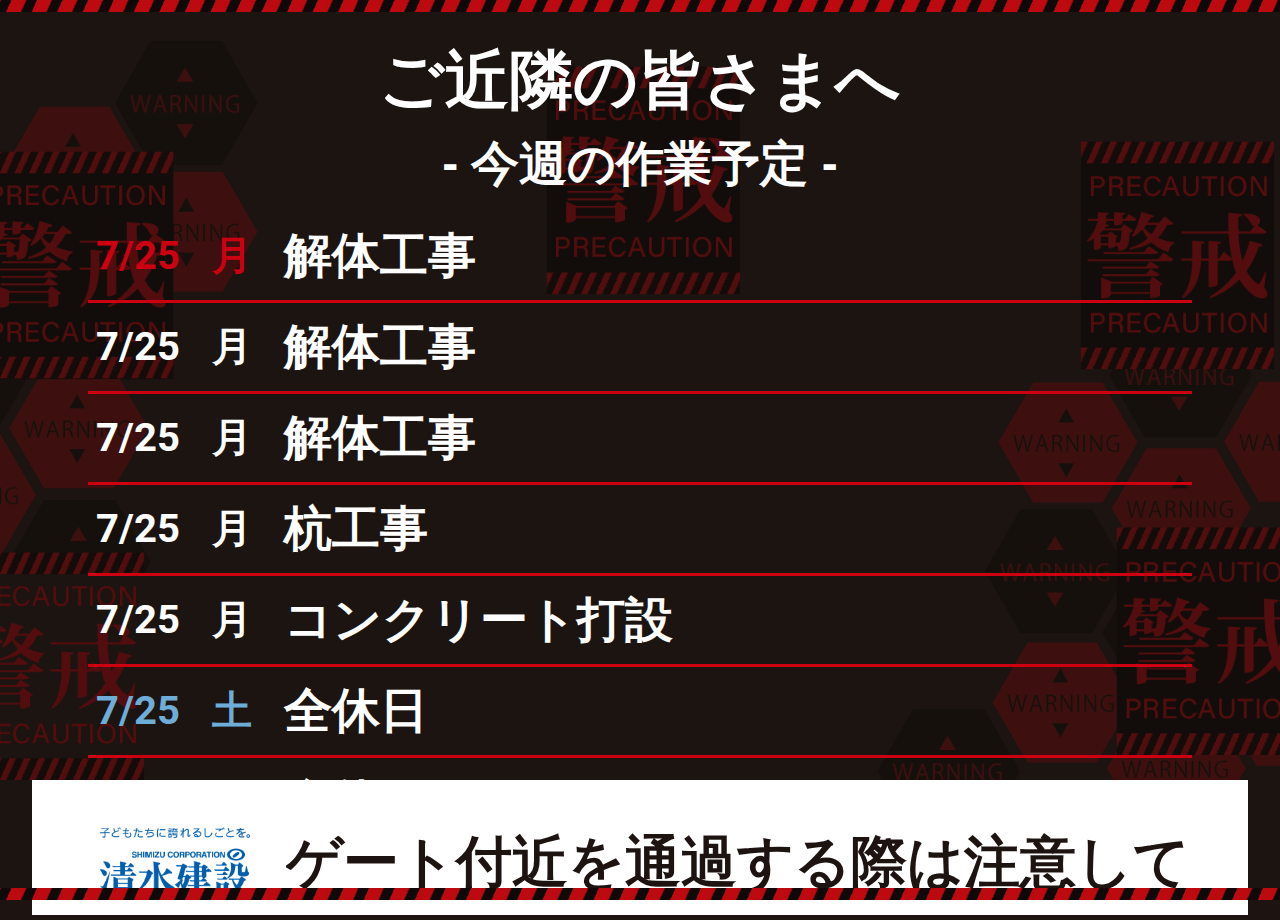
<file: eva/schedule.html>
<!DOCTYPE html>
<html lang="jp">

<head>
    <meta charset="UTF-8">
    <meta http-equiv="X-UA-Compatible" content="IE=edge">
    <meta name="viewport" content="width=device-width, initial-scale=1.0">
    <title>週間作業予定</title>
    <link rel="stylesheet" href="../assets/css/schedule.css">
    <!--google fontの設定-->
    <link rel="preconnect" href="https://fonts.googleapis.com">
    <link rel="preconnect" href="https://fonts.gstatic.com" crossorigin>
    <link
        href="https://fonts.googleapis.com/css2?family=Noto+Sans+JP:wght@400;500;700&family=Roboto:wght@400;500;700&display=swap"
        rel="stylesheet">
</head>

<body class="schedule eva">
    <img class="schedule__bar schedule__bar--top" src="../assets/images/schedule/eva_bar.jpg" alt="">
    <header class="schedule__header schedule__header--eva">
        <div class="schedule__title">
            <h1>
                ご近隣の皆さまへ
            </h1>
            <p>
                -&nbsp;今週の作業予定&nbsp;-
            </p>
        </div>
    </header>
    <div class="schedule__content schedule__content--eva">
        <ul class="scheduleList scheduleList--eva">
            <!--祝日(月)-->
            <li class="scheduleList__item scheduleList__item--eva scheduleList__item--holiday">
                <p class="scheduleList__date">7/25</p>
                <p class="scheduleList__dayOfWeek">月</p>
                <p class="scheduleList__plan">解体工事</p>
            </li>
            <!--火曜-->
            <li class="scheduleList__item scheduleList__item--eva">
                <p class="scheduleList__date">7/25</p>
                <p class="scheduleList__dayOfWeek">月</p>
                <p class="scheduleList__plan">解体工事</p>
            </li>
            <!--水曜-->
            <li class="scheduleList__item scheduleList__item--eva">
                <p class="scheduleList__date">7/25</p>
                <p class="scheduleList__dayOfWeek">月</p>
                <p class="scheduleList__plan">解体工事</p>
            </li>
            <!--木曜-->
            <li class="scheduleList__item scheduleList__item--eva">
                <p class="scheduleList__date">7/25</p>
                <p class="scheduleList__dayOfWeek">月</p>
                <p class="scheduleList__plan">杭工事</p>
            </li>
            <!--金曜-->
            <li class="scheduleList__item scheduleList__item--eva">
                <p class="scheduleList__date">7/25</p>
                <p class="scheduleList__dayOfWeek">月</p>
                <p class="scheduleList__plan">コンクリート打設</p>
            </li>
            <!--土曜-->
            <li class="scheduleList__item scheduleList__item--eva scheduleList__item--sat">
                <p class="scheduleList__date">7/25</p>
                <p class="scheduleList__dayOfWeek">土</p>
                <p class="scheduleList__plan">全休日</p>
            </li>
            <!--日曜-->
            <li class="scheduleList__item scheduleList__item--eva scheduleList__item--sun">
                <p class="scheduleList__date">7/25</p>
                <p class="scheduleList__dayOfWeek">日</p>
                <p class="scheduleList__plan">全休日</p>
            </li>
        </ul>
    </div>
    <footer class="footer">
        <div class="footer__content footer__content--eva">
            <div class="footer__contentWrapper">
                <div class="footer__logo">
                    <img src="../assets/images/schedule/sample_logo.png" alt="企業ロゴ">
                </div>
                <div id="js-floating-box" class="footer__info footer__info--eva">
                    <div id="js-floating-text" class="footer__infoBox">
                        <p class="footer__infoText footer__infoText--eva">
                            ゲート付近を通過する際は注意してお通りください。お気づきの点は右記までご連絡ください。0120-123-123
                        </p>
                    </div>
                </div>
            </div>
        </div>
    </footer>
    <img class="schedule__bar schedule__bar--bottom" src="../assets/images/schedule/eva_bar.jpg" alt="">
    <script type="text/javascript" src="https://cdn.jsdelivr.net/npm/jquery@3.6.0/dist/jquery.min.js"></script>
    <script>
        const floatingBox = document.querySelector("#js-floating-box");
        const floatingText = document.querySelector("#js-floating-text");
        const width = floatingBox.offsetWidth;
        const floatingTextWidth = floatingText.offsetWidth;

        function floatingAnime() {
            if (width < floatingTextWidth) {
                floatingText.classList.add("js-active");
            }
        }

        floatingAnime();
    </script>
</body>

</html>
</file>
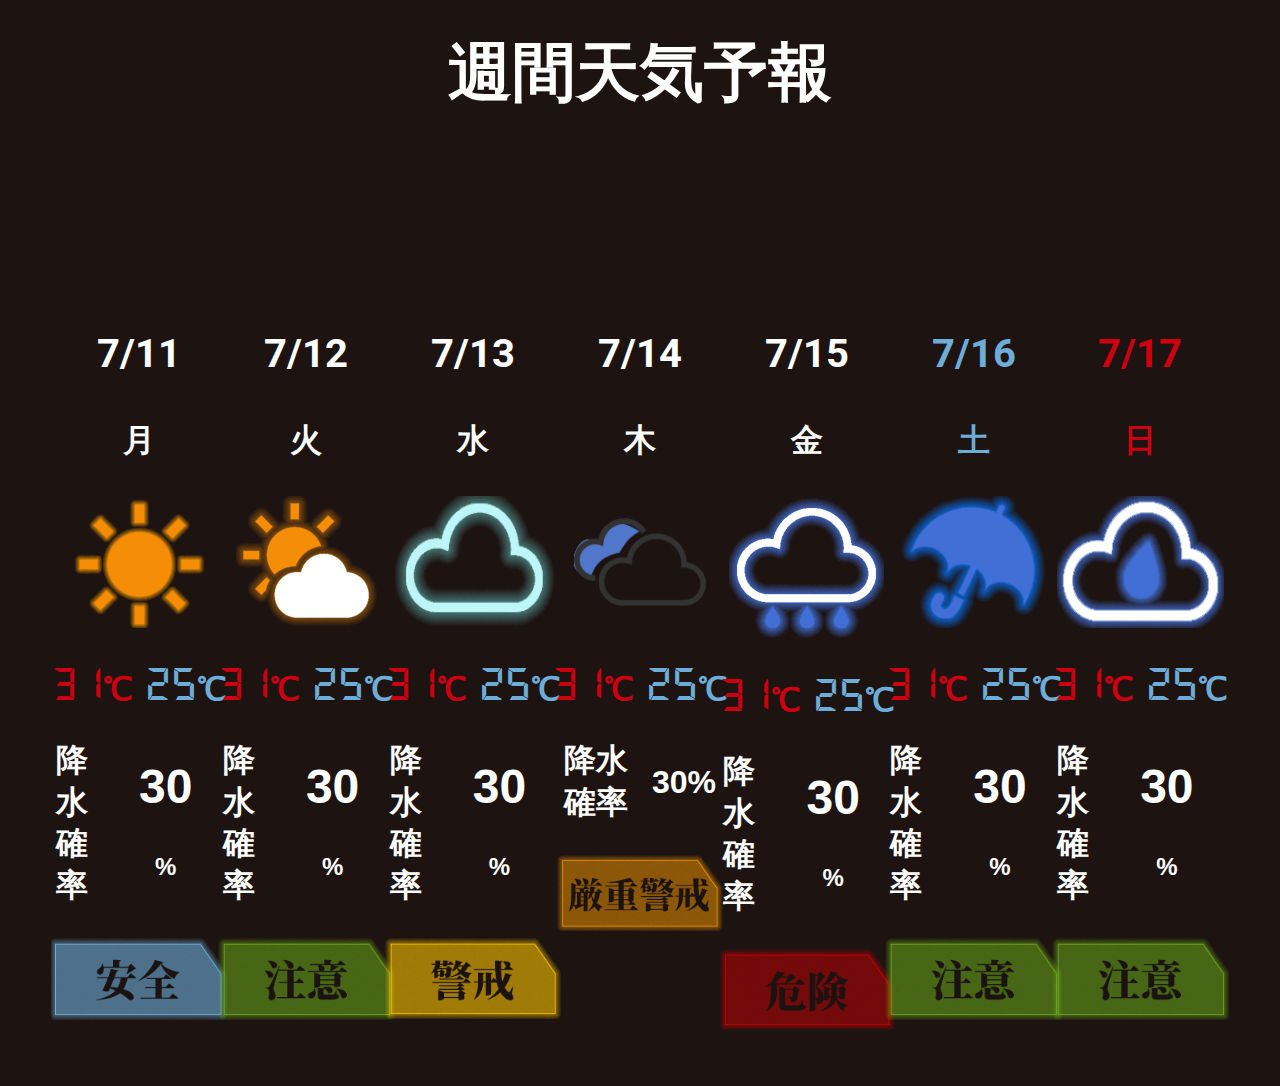
<file: eva/weather-forecast.html>
<!DOCTYPE html>
<html lang="ja">

<head>
    <meta charset="UTF-8">
    <meta http-equiv="X-UA-Compatible" content="IE=edge">
    <meta name="viewport" content="width=device-width, initial-scale=1.0">
    <title>週間天気予報</title>
    <link rel="stylesheet" href="../assets/css/weather-forecast.css">
    <!--google fontの設定-->
    <link rel="preconnect" href="https://fonts.googleapis.com">
    <link rel="preconnect" href="https://fonts.gstatic.com" crossorigin>
    <link
        href="https://fonts.googleapis.com/css2?family=Noto+Sans+JP:wght@400;500;700&family=Roboto:wght@400;500;700&display=swap"
        rel="stylesheet">
</head>

<body class="weatherForecast eva">
    <header class="header header--eva">
        <h1 class="header__title header__title--eva">週間天気予報
        </h1>
    </header>
    <div class="weatherForecast__content weatherForecast__content">
        <ul class="weatherList weatherList--eva">
            <!--mon-->
            <li class="weatherList__item">
                <p class="weatherList__day">7/11</p>
                <p class="weatherList__dayOfWeek">月</p>
                <div class="weatherList__dayOfWeather">
                    <img src="../assets/images/weather-forecast/eva/icon_weather/01d.png" alt="晴れ">
                </div>
                <div class="weatherList__temperature">
                    <p class="weatherList__temperature--max">31<span>℃</span></p>
                    <p class="weatherList__temperature--min">25<span>℃</span></p>
                </div>
                <div class="weatherList__rainyPercent">
                    <p class="weatherList__rainyPercent--title">降水<br>確率</p>
                    <p class="weatherList__rainyPercent--value">30<span>%</span></p>
                </div>
                <div class="weatherList__wbgt">
                    <div class="weatherList__wbgt--icon">
                        <img src="../assets/images/weather-forecast/eva/icon_wbgt/safety.png" alt="ほぼ安全">
                    </div>
                </div>
            </li>
            <!--tue-->
            <li class="weatherList__item">
                <p class="weatherList__day">7/12</p>
                <p class="weatherList__dayOfWeek">火</p>
                <div class="weatherList__weather">
                    <img src="../assets/images/weather-forecast/eva/icon_weather/02d.png" alt="晴れ時々曇り">
                </div>
                <div class="weatherList__temperature">
                    <p class="weatherList__temperature--max">31<span>℃</span></p>
                    <p class="weatherList__temperature--min">25<span>℃</span></p>
                </div>
                <div class="weatherList__rainyPercent">
                    <p class="weatherList__rainyPercent--title">降水<br>確率</p>
                    <p class="weatherList__rainyPercent--value">30<span>%</span></p>
                </div>
                <div class="weatherList__wbgt">
                    <div class="weatherList__wbgt--icon">
                        <img src="../assets/images/weather-forecast/eva/icon_wbgt/attention.png" alt="注意">
                    </div>
                </div>
            </li>
            <!--wed-->
            <li class="weatherList__item">
                <p class="weatherList__day">7/13</p>
                <p class="weatherList__dayOfWeek">水</p>
                <div class="weatherList__dayOfWeather">
                    <img src="../assets/images/weather-forecast/eva/icon_weather/03d.png" alt="曇り">
                </div>
                <div class="weatherList__temperature">
                    <p class="weatherList__temperature--max">31<span>℃</span></p>
                    <p class="weatherList__temperature--min">25<span>℃</span></p>
                </div>
                <div class="weatherList__rainyPercent">
                    <p class="weatherList__rainyPercent--title">降水<br>確率</p>
                    <p class="weatherList__rainyPercent--value">30<span>%</span></p>
                </div>
                <div class="weatherList__wbgt">
                    <div class="weatherList__wbgt--icon">
                        <img src="../assets/images/weather-forecast/eva/icon_wbgt/vigilance.png" alt="警戒">
                    </div>
                </div>
            </li>
            <!--thu-->
            <li class="weatherList__item">
                <p class="weatherList__day">7/14</p>
                <p class="weatherList__dayOfWeek">木</p>
                <div class="weatherList__dayOfWeather">
                    <img src="../assets/images/weather-forecast/icon_weather/04d.png" alt="晴れ">
                </div>
                <div class="weatherList__temperature">
                    <p class="weatherList__temperature--max">31<span>℃</span></p>
                    <p class="weatherList__temperature--min">25<span>℃</span></p>
                </div>
                <div class="weatherList__rainyPercent">
                    <p class="weatherList__rainyPercent--title">降水<br>確率</p>
                    <p class="weatherList__rainyPercent__value">30<span>%</span></p>
                </div>
                <div class="weatherList__wbgt">
                    <div class="weatherList__wbgt--icon">
                        <img src="../assets/images/weather-forecast/eva/icon_wbgt/s-vigilance.png" alt="厳重警戒">
                    </div>
                </div>
            </li>
            <!--fri-->
            <li class="weatherList__item">
                <p class="weatherList__day">7/15</p>
                <p class="weatherList__dayOfWeek">金</p>
                <div class="weather_inner dayOfWeather">
                    <img src="../assets/images/weather-forecast/eva/icon_weather/09d.png" alt="小雨">
                </div>
                <div class="weatherList__temperature">
                    <p class="weatherList__temperature--max">31<span>℃</span></p>
                    <p class="weatherList__temperature--min">25<span>℃</span></p>
                </div>
                <div class="weatherList__rainyPercent">
                    <p class="weatherList__rainyPercent--title">降水<br>確率</p>
                    <p class="weatherList__rainyPercent--value">30<span>%</span></p>
                </div>
                <div class="weatherList__wbgt">
                    <div class="weatherList__wbgt--icon">
                        <img src="../assets/images/weather-forecast/eva/icon_wbgt/danger.png" alt="危険">
                    </div>
                </div>
            </li>
            <!--sat-->
            <li class="weatherList__item">
                <p class="weatherList__day weatherList__day--sat">7/16</p>
                <p class="weatherList__dayOfWeek weatherList__dayOfWeek--sat">土</p>
                <div class="weatherList__dayOfWeather">
                    <img src="../assets/images/weather-forecast/eva/icon_weather/10d.png" alt="雨">
                </div>
                <div class="weatherList__temperature">
                    <p class="weatherList__temperature--max">31<span>℃</span></p>
                    <p class="weatherList__temperature--min">25<span>℃</span></p>
                </div>
                <div class="weatherList__rainyPercent">
                    <p class="weatherList__rainyPercent--title">降水<br>確率</p>
                    <p class="weatherList__rainyPercent--value">30<span>%</span></p>
                </div>
                <div class="weatherList__wbgt">
                    <div class="weatherList__wbgt--icon">
                        <img src="../assets/images/weather-forecast/eva/icon_wbgt/attention.png" alt="注意">
                    </div>
                </div>
            </li>
            <!--sun-->
            <li class="weatherList__item">
                <p class="weatherList__day weatherList__day--sun">7/17</p>
                <p class="weatherList__dayOfWeek weatherList__dayOfWeek--sun">日</p>
                <div class="weatherList__dayOfWeather">
                    <img src="../assets/images/weather-forecast/eva/icon_weather/50d.png" alt="霧">
                </div>
                <div class="weatherList__temperature">
                    <p class="weatherList__temperature--max">31<span>℃</span></p>
                    <p class="weatherList__temperature--min">25<span>℃</span></p>
                </div>
                <div class="weatherList__rainyPercent">
                    <p class="weatherList__rainyPercent--title">降水<br>確率</p>
                    <p class="weatherList__rainyPercent--value">30<span>%</span></p>
                </div>
                <div class="weatherList__wbgt">
                    <div class="weatherList__wbgt--icon">
                        <img src="../assets/images/weather-forecast/eva/icon_wbgt/attention.png" alt="注意">
                    </div>
                </div>
            </li>
        </ul>
    </div>
</body>

</html>
</file>
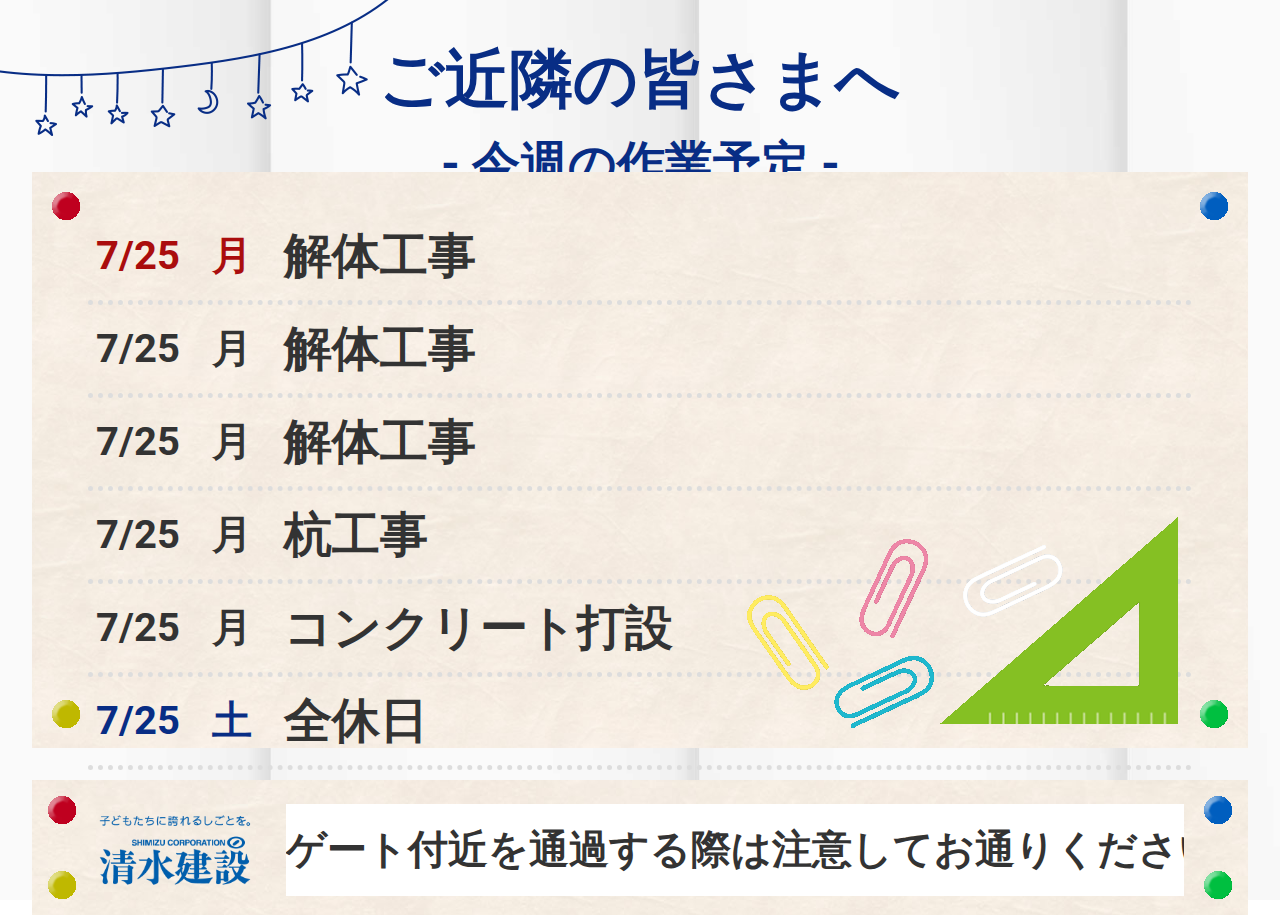
<file: flat-panel/schedule.html>
<!DOCTYPE html>
<html lang="jp">

<head>
    <meta charset="UTF-8">
    <meta http-equiv="X-UA-Compatible" content="IE=edge">
    <meta name="viewport" content="width=device-width, initial-scale=1.0">
    <title>週間作業予定</title>
    <link rel="stylesheet" href="../assets/css/schedule.css">
    <!--google fontの設定-->
    <link rel="preconnect" href="https://fonts.googleapis.com">
    <link rel="preconnect" href="https://fonts.gstatic.com" crossorigin>
    <link
        href="https://fonts.googleapis.com/css2?family=Noto+Sans+JP:wght@400;500;700&family=Roboto:wght@400;500;700&display=swap"
        rel="stylesheet">
</head>

<body class="schedule flatPanel">
    <img class="schedule__illust schedule__illust--top" src="../assets/images/schedule/illust_top_blue.png" alt="">
    <header class="schedule__header">
        <div class="schedule__title">
            <h1>
                ご近隣の皆さまへ
            </h1>
            <p>
                -&nbsp;今週の作業予定&nbsp;-
            </p>
        </div>
    </header>
    <div class="schedule__content">
        <div class="schedule__contentMag schedule__contentMag--red">
            <img src="../assets/images/schedule/icon_magnet_red.png" alt="">
        </div>
        <div class="schedule__contentMag schedule__contentMag--blue">
            <img src="../assets/images/schedule/icon_magnet_blue.png" alt="">
        </div>
        <div class="schedule__contentMag schedule__contentMag--yellow">
            <img src="../assets/images/schedule/icon_magnet_yellow.png" alt="">
        </div>
        <div class="schedule__contentMag schedule__contentMag--green">
            <img src="../assets/images/schedule/icon_magnet_green.png" alt="">
        </div>
        <ul class="scheduleList">
            <!--祝日(月)-->
            <li class="scheduleList__item scheduleList__item--holiday">
                <p class="scheduleList__date">7/25</p>
                <p class="scheduleList__dayOfWeek">月</p>
                <p class="scheduleList__plan">解体工事</p>
            </li>
            <!--火曜-->
            <li class="scheduleList__item">
                <p class="scheduleList__date">7/25</p>
                <p class="scheduleList__dayOfWeek">月</p>
                <p class="scheduleList__plan">解体工事</p>
            </li>
            <!--水曜-->
            <li class="scheduleList__item">
                <p class="scheduleList__date">7/25</p>
                <p class="scheduleList__dayOfWeek">月</p>
                <p class="scheduleList__plan">解体工事</p>
            </li>
            <!--木曜-->
            <li class="scheduleList__item">
                <p class="scheduleList__date">7/25</p>
                <p class="scheduleList__dayOfWeek">月</p>
                <p class="scheduleList__plan">杭工事</p>
            </li>
            <!--金曜-->
            <li class="scheduleList__item">
                <p class="scheduleList__date">7/25</p>
                <p class="scheduleList__dayOfWeek">月</p>
                <p class="scheduleList__plan">コンクリート打設</p>
            </li>
            <!--土曜-->
            <li class="scheduleList__item scheduleList__item--sat">
                <p class="scheduleList__date">7/25</p>
                <p class="scheduleList__dayOfWeek">土</p>
                <p class="scheduleList__plan">全休日</p>
            </li>
            <!--日曜-->
            <li class="scheduleList__item scheduleList__item--sun">
                <p class="scheduleList__date">7/25</p>
                <p class="scheduleList__dayOfWeek">日</p>
                <p class="scheduleList__plan">全休日</p>
            </li>
        </ul>
        <img class="stationary" src="../assets/images/schedule/stationary.png" alt="">
    </div>
    <footer class="footer">
        <div class="footer__content">
            <div class="footer__contentMag footer__contentMag--red">
                <img src="../assets/images/schedule/icon_magnet_red.png" alt="">
            </div>
            <div class="footer__contentMag footer__contentMag--blue">
                <img src="../assets/images/schedule/icon_magnet_blue.png" alt="">
            </div>
            <div class="footer__contentMag footer__contentMag--yellow">
                <img src="../assets/images/schedule/icon_magnet_yellow.png" alt="">
            </div>
            <div class="footer__contentMag footer__contentMag--green">
                <img src="../assets/images/schedule/icon_magnet_green.png" alt="">
            </div>
            <div class="footer__contentWrapper">
                <div class="footer__logo">
                    <img src="../assets/images/schedule/sample_logo.png" alt="企業ロゴ">
                </div>
                <div id="js-floating-box" class="footer__info">
                    <div id="js-floating-text" class="footer__infoBox">
                        <p class="footer__infoText">
                            ゲート付近を通過する際は注意してお通りください。お気づきの点は右記までご連絡ください。0120-123-123
                        </p>
                    </div>
                </div>
            </div>
        </div>
    </footer>
    <script type="text/javascript" src="https://cdn.jsdelivr.net/npm/jquery@3.6.0/dist/jquery.min.js"></script>
    <script>
        const floatingBox = document.querySelector("#js-floating-box");
        const floatingText = document.querySelector("#js-floating-text");
        const width = floatingBox.offsetWidth;
        const floatingTextWidth = floatingText.offsetWidth;

        function floatingAnime() {
            if (width < floatingTextWidth) {
                floatingText.classList.add("js-active");
            }
        }

        floatingAnime();
    </script>
</body>

</html>
</file>
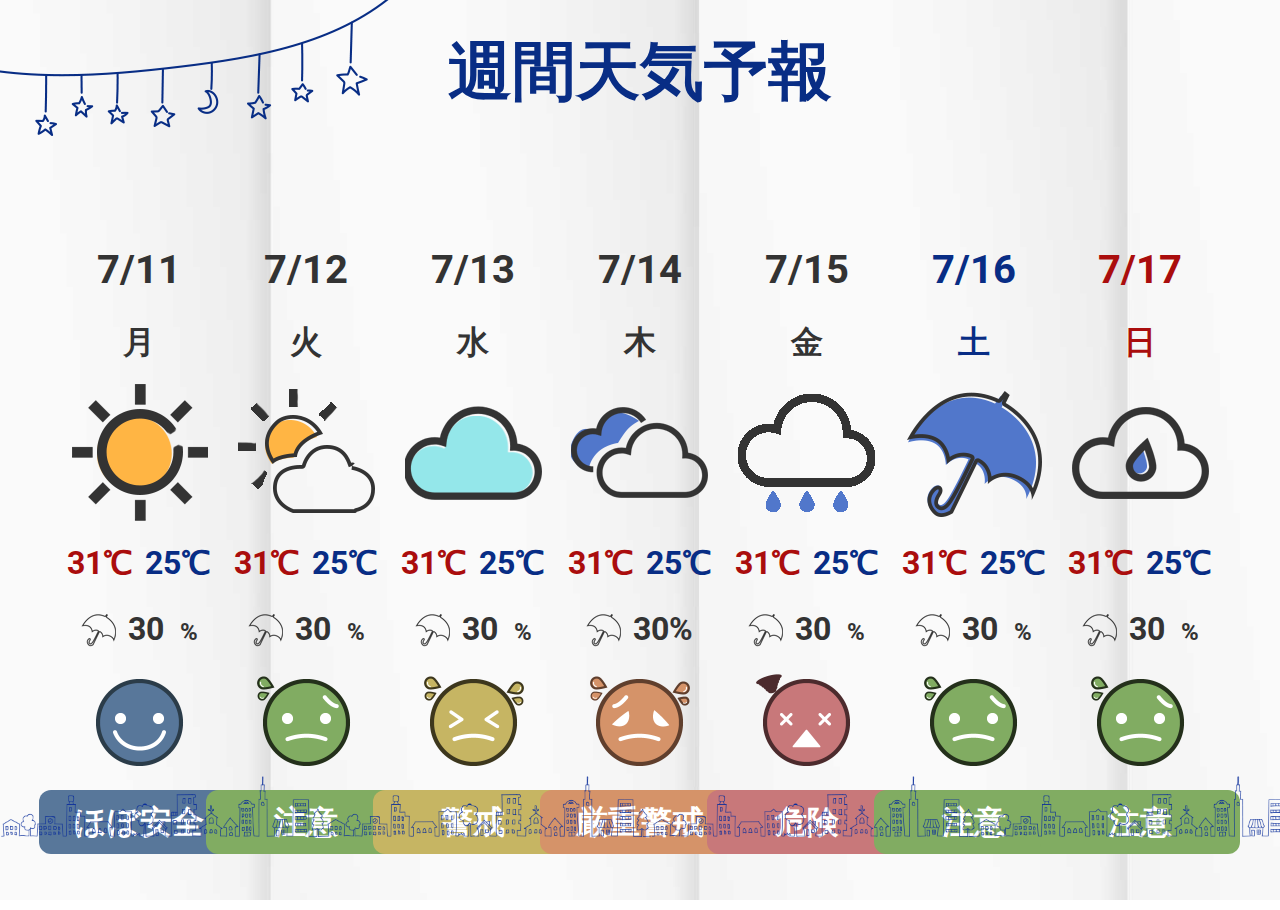
<file: flat-panel/weather-forecast.html>
<!DOCTYPE html>
<html lang="ja">

<head>
    <meta charset="UTF-8">
    <meta http-equiv="X-UA-Compatible" content="IE=edge">
    <meta name="viewport" content="width=device-width, initial-scale=1.0">
    <title>週間天気予報</title>
    <link rel="stylesheet" href="../assets/css/weather-forecast.css">
    <!--google fontの設定-->
    <link rel="preconnect" href="https://fonts.googleapis.com">
    <link rel="preconnect" href="https://fonts.gstatic.com" crossorigin>
    <link
        href="https://fonts.googleapis.com/css2?family=Noto+Sans+JP:wght@400;500;700&family=Roboto:wght@400;500;700&display=swap"
        rel="stylesheet">
</head>

<body class="weatherForecast flatPanel">
    <header class="header">
        <h1 class="header__title">週間天気予報
        </h1>
    </header>
    <div class="weatherForecast__illust weatherForecast__illust--top">
        <img src="../assets/images/weather-forecast/flatPanel/illust_top_blue.png" alt="">
    </div>
    <div class="weatherForecast__content weatherForecast__content">
        <ul class="weatherList">
            <!--mon-->
            <li class="weatherList__item">
                <p class="weatherList__day">7/11</p>
                <p class="weatherList__dayOfWeek">月</p>
                <div class="weatherList__dayOfWeather">
                    <img src="../assets/images/weather-forecast/icon_weather/01d.png" alt="晴れ">
                </div>
                <div class="weatherList__temperature">
                    <p class="weatherList__temperature--max">31<span>℃</span></p>
                    <p class="weatherList__temperature--min">25<span>℃</span></p>
                </div>
                <div class="weatherList__rainyPercent">
                    <div class="weatherList__rainyPercent--icon"><img
                            src="../assets/images/weather-forecast/blackBoard/rainy_percent_icon.png" alt=""></div>
                    <p class="weatherList__rainyPercent--value">30<span>%</span></p>
                </div>
                <div class="weatherList__wbgt">
                    <div class="weatherList__wbgt--icon">
                        <img src="../assets/images/weather-forecast/icon_wbgt/safety.png" alt="ほぼ安全">
                    </div>
                    <p class="weatherList__wbgt--value safety">
                        ほぼ安全
                    </p>
                </div>
            </li>
            <!--tue-->
            <li class="weatherList__item">
                <p class="weatherList__day">7/12</p>
                <p class="weatherList__dayOfWeek">火</p>
                <div class="weatherList__weather">
                    <img src="../assets/images/weather-forecast/icon_weather/02d.png" alt="晴れ時々曇り">
                </div>
                <div class="weatherList__temperature">
                    <p class="weatherList__temperature--max">31<span>℃</span></p>
                    <p class="weatherList__temperature--min">25<span>℃</span></p>
                </div>
                <div class="weatherList__rainyPercent">
                    <div class="weatherList__rainyPercent--icon"><img
                            src="../assets/images/weather-forecast/blackBoard/rainy_percent_icon.png" alt=""></div>
                    <p class="weatherList__rainyPercent--value">30<span>%</span></p>
                </div>
                <div class="weatherList__wbgt">
                    <div class="weatherList__wbgt--icon">
                        <img src="../assets/images/weather-forecast/icon_wbgt/attention.png" alt="注意">
                    </div>
                    <p class="weatherList__wbgt--value attention">
                        注意
                    </p>
                </div>
            </li>
            <!--wed-->
            <li class="weatherList__item">
                <p class="weatherList__day">7/13</p>
                <p class="weatherList__dayOfWeek">水</p>
                <div class="weatherList__dayOfWeather">
                    <img src="../assets/images/weather-forecast/icon_weather/03d.png" alt="曇り">
                </div>
                <div class="weatherList__temperature">
                    <p class="weatherList__temperature--max">31<span>℃</span></p>
                    <p class="weatherList__temperature--min">25<span>℃</span></p>
                </div>
                <div class="weatherList__rainyPercent">
                    <div class="weatherList__rainyPercent--icon"><img
                            src="../assets/images/weather-forecast/blackBoard/rainy_percent_icon.png" alt=""></div>
                    <p class="weatherList__rainyPercent--value">30<span>%</span></p>
                </div>
                <div class="weatherList__wbgt">
                    <div class="weatherList__wbgt--icon">
                        <img src="../assets/images/weather-forecast/icon_wbgt/vigilance.png" alt="警戒">
                    </div>
                    <p class="weatherList__wbgt--value vigilance">
                        警戒
                    </p>
                </div>
            </li>
            <!--thu-->
            <li class="weatherList__item">
                <p class="weatherList__day">7/14</p>
                <p class="weatherList__dayOfWeek">木</p>
                <div class="weatherList__dayOfWeather">
                    <img src="../assets/images/weather-forecast/icon_weather/04d.png" alt="晴れ">
                </div>
                <div class="weatherList__temperature">
                    <p class="weatherList__temperature--max">31<span>℃</span></p>
                    <p class="weatherList__temperature--min">25<span>℃</span></p>
                </div>
                <div class="weatherList__rainyPercent">
                    <div class="weatherList__rainyPercent--icon"><img
                            src="../assets/images/weather-forecast/blackBoard/rainy_percent_icon.png" alt=""></div>
                    <p class="weatherList__rainyPercent__value">30<span>%</span></p>
                </div>
                <div class="weatherList__wbgt">
                    <div class="weatherList__wbgt--icon">
                        <img src="../assets/images/weather-forecast/icon_wbgt/s-vigilance.png" alt="厳重警戒">
                    </div>
                    <p class="weatherList__wbgt--value s-vigilance">
                        厳重警戒
                    </p>
                </div>
            </li>
            <!--fri-->
            <li class="weatherList__item">
                <p class="weatherList__day">7/15</p>
                <p class="weatherList__dayOfWeek">金</p>
                <div class="weather_inner dayOfWeather">
                    <img src="../assets/images/weather-forecast/icon_weather/09d.png" alt="小雨">
                </div>
                <div class="weatherList__temperature">
                    <p class="weatherList__temperature--max">31<span>℃</span></p>
                    <p class="weatherList__temperature--min">25<span>℃</span></p>
                </div>
                <div class="weatherList__rainyPercent">
                    <div class="weatherList__rainyPercent--icon"><img
                            src="../assets/images/weather-forecast/blackBoard/rainy_percent_icon.png" alt=""></div>
                    <p class="weatherList__rainyPercent--value">30<span>%</span></p>
                </div>
                <div class="weatherList__wbgt">
                    <div class="weatherList__wbgt--icon">
                        <img src="../assets/images/weather-forecast/icon_wbgt/danger.png" alt="危険">
                    </div>
                    <p class="weatherList__wbgt--value danger">
                        危険
                    </p>
                </div>
            </li>
            <!--sat-->
            <li class="weatherList__item">
                <p class="weatherList__day weatherList__day--sat">7/16</p>
                <p class="weatherList__dayOfWeek weatherList__dayOfWeek--sat">土</p>
                <div class="weatherList__dayOfWeather">
                    <img src="../assets/images/weather-forecast/icon_weather/10d.png" alt="雨">
                </div>
                <div class="weatherList__temperature">
                    <p class="weatherList__temperature--max">31<span>℃</span></p>
                    <p class="weatherList__temperature--min">25<span>℃</span></p>
                </div>
                <div class="weatherList__rainyPercent">
                    <div class="weatherList__rainyPercent--icon"><img
                            src="../assets/images/weather-forecast/blackBoard/rainy_percent_icon.png" alt=""></div>
                    <p class="weatherList__rainyPercent--value">30<span>%</span></p>
                </div>
                <div class="weatherList__wbgt">
                    <div class="weatherList__wbgt--icon">
                        <img src="../assets/images/weather-forecast/icon_wbgt/attention.png" alt="注意">
                    </div>
                    <p class="weatherList__wbgt--value attention">
                        注意
                    </p>
                </div>
            </li>
            <!--sun-->
            <li class="weatherList__item">
                <p class="weatherList__day weatherList__day--sun">7/17</p>
                <p class="weatherList__dayOfWeek weatherList__dayOfWeek--sun">日</p>
                <div class="weatherList__dayOfWeather">
                    <img src="../assets/images/weather-forecast/icon_weather/50d.png" alt="霧">
                </div>
                <div class="weatherList__temperature">
                    <p class="weatherList__temperature--max">31<span>℃</span></p>
                    <p class="weatherList__temperature--min">25<span>℃</span></p>
                </div>
                <div class="weatherList__rainyPercent">
                    <div class="weatherList__rainyPercent--icon"><img
                            src="../assets/images/weather-forecast/blackBoard/rainy_percent_icon.png" alt=""></div>
                    <p class="weatherList__rainyPercent--value">30<span>%</span></p>
                </div>
                <div class="weatherList__wbgt">
                    <div class="weatherList__wbgt--icon">
                        <img src="../assets/images/weather-forecast/icon_wbgt/attention.png" alt="注意">
                    </div>
                    <p class="weatherList__wbgt--value attention">
                        注意
                    </p>
                </div>
            </li>
        </ul>
    </div>
    <div class="weatherForecast__illust weatherForecast__illust--town"><img
            src="../assets/images/weather-forecast/flatPanel/illust_town_blue.png" alt="">
    </div>
</body>

</html>
</file>
<file: assets/css/heatstroke.css>
@charset "UTF-8";
/*
  Josh's Custom CSS Reset
  https://www.joshwcomeau.com/css/custom-css-reset/
*/
*,
*::before,
*::after {
  box-sizing: border-box;
}

* {
  margin: 0;
}

html,
body {
  height: 100%;
}

body {
  line-height: 1.5;
  -webkit-font-smoothing: antialiased;
}

img,
picture,
video,
canvas,
svg {
  display: block;
  max-width: 100%;
}

input,
button,
textarea,
select {
  font: inherit;
}

p,
h1,
h2,
h3,
h4,
h5,
h6 {
  overflow-wrap: break-word;
}

#root,
#__next {
  isolation: isolate;
}

body {
  width: 100%;
  height: 100vh;
  font-family: "Noto Sans JP", sans-serif;
  font-family: "Roboto", sans-serif;
  overflow: hidden;
  color: #333333;
}

.heatstroke.eva {
  position: relative;
  background-color: #1d1412;
  background-repeat: no-repeat;
  background-size: cover;
  background-position: center;
  color: white;
  font-family: "Yu Mincho Light", "YuMincho", "Yu Mincho", "游明朝体", "游明朝体+36ポかな", "YuMincho +36p Kana", "ヒラギノ明朝 ProN", "Hiragino Mincho ProN", sans-serif;
  font-weight: bold;
}
@media screen and (max-width: 1200px) {
  .heatstroke.eva {
    background-position: left;
  }
}
.heatstroke.eva.safety {
  background-image: url(../images/heatstroke/eva/bg_safety.png);
}
.heatstroke.eva.attention {
  background-image: url(../images/heatstroke/eva/bg_attention.png);
}
.heatstroke.eva.vigilance {
  background-image: url(../images/heatstroke/eva/bg_vigilance.png);
}
.heatstroke.eva.s-vigilance {
  background-image: url(../images/heatstroke/eva/bg_s-vigilance.png);
}
.heatstroke.eva.danger {
  background-image: url(../images/heatstroke/eva/bg_danger.png);
}
.heatstroke.eva .bar_top {
  width: 100%;
  position: absolute;
  top: 0;
  left: 0;
}
.heatstroke.eva .bar_bottom {
  width: 100%;
  position: absolute;
  left: 0;
  bottom: 0;
}
.heatstroke.eva header {
  height: 10.2%;
  max-height: 111px;
  padding: 64px 32px 24px 32px;
  display: flex;
  flex-wrap: nowrap;
  justify-content: space-between;
  align-items: center;
}
.heatstroke.eva header .content_title {
  font-size: 48px;
}
@media screen and (max-width: 1025px) {
  .heatstroke.eva header .content_title {
    font-size: 32px;
  }
}
.heatstroke.eva header .update_time {
  font-size: 48px;
}
.heatstroke.eva header .update_time span {
  margin-left: 4px;
  margin-right: 8px;
  display: inline-block;
  font-size: 24px;
}
@media screen and (max-width: 1025px) {
  .heatstroke.eva header .update_time {
    font-size: 32px;
  }
}
.heatstroke.eva main {
  width: 62%;
  margin: 0 auto;
  position: absolute;
  top: 50%;
  left: 50%;
  transform: translate(-50%, -50%);
}
@media screen and (max-width: 1200px) {
  .heatstroke.eva main {
    width: 90%;
  }
}
.heatstroke.eva main .numerical_value {
  text-align: center;
  font-size: 68px;
}
.heatstroke.eva main .numerical_value span {
  margin-left: 16px;
  display: inline-block;
  font-size: 70px;
}
@media screen and (max-width: 1025px) {
  .heatstroke.eva main .numerical_value {
    font-size: 56px;
  }
}
.heatstroke.eva main .content_body {
  margin-top: 24px;
}
.heatstroke.eva main .content_body .value_content {
  text-align: center;
  font-size: 233px;
  white-space: nowrap;
}
@media screen and (max-width: 1025px) {
  .heatstroke.eva main .content_body .value_content {
    font-size: 189px;
  }
}
@media screen and (max-width: 767px) {
  .heatstroke.eva main .content_body .value_content {
    font-size: 98px;
  }
}
.heatstroke.eva main .content_body .vigilance_level {
  width: -webkit-fit-content;
  width: -moz-fit-content;
  width: fit-content;
  padding: 8px 24px;
  border: 4px solid white;
  margin: 0 auto 32px;
  font-size: 68px;
  background-color: rgba(255, 255, 255, 0.6);
  color: #1d1412;
  /*値によって色が変わる*/
}
@media screen and (max-width: 767px) {
  .heatstroke.eva main .content_body .vigilance_level {
    font-size: 42px;
  }
}
.heatstroke.eva main .content_body .vigilance_level span {
  margin-left: 16px;
  display: inline-block;
  font-size: 70px;
}
.heatstroke.eva main .content_body .vigilance_level.safety {
  border: 4px solid #6eadd8;
  background-color: rgba(110, 173, 216, 0.6);
}
.heatstroke.eva main .content_body .vigilance_level.attention {
  border: 4px solid #6dad19;
  background-color: rgba(109, 173, 25, 0.6);
}
.heatstroke.eva main .content_body .vigilance_level.vigilance {
  border: 4px solid #ffd800;
  background-color: rgba(255, 216, 0, 0.6);
}
.heatstroke.eva main .content_body .vigilance_level.s-vigilance {
  border: 4px solid #f89901;
  background-color: rgba(248, 153, 1, 0.6);
}
.heatstroke.eva main .content_body .vigilance_level.danger {
  border: 4px solid #cd0001;
  background-color: rgba(205, 0, 1, 0.6);
  color: white;
}
.heatstroke.eva main .content_footer {
  margin-top: 48px;
}
.heatstroke.eva main .content_footer .content_text {
  font-size: 32px;
}
@media screen and (max-width: 1025px) {
  .heatstroke.eva main .content_footer .content_text {
    font-size: 24px;
  }
}
.heatstroke.default {
  display: flex;
  flex-direction: column;
  background-image: url(../images/heatstroke/bg_heatstroke.jpg);
  background-position: center;
  background-size: cover;
  font-weight: bold;
  color: white;
  overflow: scroll;
}
.heatstroke.default header {
  width: 100%;
  height: 10.2%;
  max-height: 111px;
  padding: 24px 32px;
  display: flex;
  justify-content: space-between;
  align-items: center;
  flex-basis: 10%;
  background-image: url(../images/heatstroke/bg_header.jpg);
  background-repeat: no-repeat;
  background-size: cover;
}
.heatstroke.default header .content_title {
  font-size: 48px;
  letter-spacing: 2px;
}
@media screen and (max-width: 1025px) {
  .heatstroke.default header .content_title {
    font-size: 32px;
  }
}
.heatstroke.default header .update_time {
  font-size: 48px;
  font-weight: bold;
}
@media screen and (max-width: 1025px) {
  .heatstroke.default header .update_time {
    font-size: 32px;
  }
}
.heatstroke.default header .update_time span {
  display: inline-block;
  margin-left: 4px;
  margin-right: 8px;
  font-size: 24px;
}
@media screen and (max-width: 1025px) {
  .heatstroke.default header .update_time span {
    font-size: 16px;
  }
}
.heatstroke.default .content_body {
  height: 90%;
  padding: 24px 32px;
  flex-basis: 90%;
}
.heatstroke.default .content_body .content_wrapper {
  height: 100%;
  min-height: 768px;
  padding: 36px;
  border-radius: 52px;
  box-shadow: 0 15px #6a7478;
}
@media screen and (max-width: 1200px) {
  .heatstroke.default .content_body .content_wrapper {
    min-height: 1300px;
  }
}
.heatstroke.default .content_body .content_wrapper.safety {
  background-color: #58779a; /*ほぼ安全*/
}
.heatstroke.default .content_body .content_wrapper.attention {
  background-color: #81ac62; /*注意*/
}
.heatstroke.default .content_body .content_wrapper.vigilance {
  background-color: #c6b563; /*警戒*/
}
.heatstroke.default .content_body .content_wrapper.severe-vigilance {
  background-color: #d59369; /*厳重警戒*/
}
.heatstroke.default .content_body .content_wrapper.danger {
  background-color: #c8787a; /*危険*/
}
.heatstroke.default .content_body .content_wrapper .content_area {
  height: 100%;
}
.heatstroke.default .content_body .content_wrapper .content_inner {
  width: 100%;
  height: 100%;
  border: dotted 7px #fff;
  border-radius: 48px;
  padding: 32px;
  display: flex;
  flex-wrap: nowrap;
  justify-content: space-around;
  align-items: center;
}
@media screen and (max-width: 1200px) {
  .heatstroke.default .content_body .content_wrapper .content_inner {
    flex-direction: column;
  }
}
.heatstroke.default .content_body .content_wrapper .content_inner .value_icon {
  width: 30%;
  min-width: 200px;
  height: 100%;
  position: relative;
}
@media screen and (max-width: 767px) {
  .heatstroke.default .content_body .content_wrapper .content_inner .value_icon {
    width: 50%;
  }
}
@media screen and (max-width: 1200px) {
  .heatstroke.default .content_body .content_wrapper .content_inner .value_icon {
    width: 65%;
  }
}
.heatstroke.default .content_body .content_wrapper .content_inner .value_icon img {
  width: auto;
  height: auto;
  position: absolute;
  top: 50%;
  left: 50%;
  transform: translate(-50%, -50%);
}
.heatstroke.default .content_body .content_wrapper .content_inner .value_detail {
  width: 60%;
  height: 100%;
  display: flex;
  flex-direction: column;
  justify-content: space-evenly;
}
@media screen and (max-width: 1200px) {
  .heatstroke.default .content_body .content_wrapper .content_inner .value_detail {
    width: 100%;
  }
}
.heatstroke.default .content_body .content_wrapper .content_inner .value_detail .value_header {
  display: flex;
  justify-content: center;
  align-items: center;
  gap: 32px;
  font-size: 48px;
  font-weight: bold;
}
@media screen and (max-width: 1025px) {
  .heatstroke.default .content_body .content_wrapper .content_inner .value_detail .value_header {
    font-size: 32px;
  }
}
.heatstroke.default .content_body .content_wrapper .content_inner .value_detail .value_header span {
  display: inline-block;
  margin-left: 8px;
}
.heatstroke.default .content_body .content_wrapper .content_inner .value_detail .value_header .vigilance_level {
  padding: 8px;
  background-color: white;
  color: #333333;
  /*ほぼ安全*/
  /*注意*/
  /*警戒*/
  /*厳重警戒*/
  /*危険*/
}
.heatstroke.default .content_body .content_wrapper .content_inner .value_detail .value_header .vigilance_level.safety {
  color: #58779a;
}
.heatstroke.default .content_body .content_wrapper .content_inner .value_detail .value_header .vigilance_level.attention {
  color: #81ac62;
}
.heatstroke.default .content_body .content_wrapper .content_inner .value_detail .value_header .vigilance_level.vigilance {
  color: #c6b563;
}
.heatstroke.default .content_body .content_wrapper .content_inner .value_detail .value_header .vigilance_level.severe-vigilance {
  color: #d59369;
}
.heatstroke.default .content_body .content_wrapper .content_inner .value_detail .value_header .vigilance_level.danger {
  color: #c8787a;
}
.heatstroke.default .content_body .content_wrapper .content_inner .value_detail .value_content {
  padding: 16px 0;
}
.heatstroke.default .content_body .content_wrapper .content_inner .value_detail .value_content img {
  width: 100%;
  height: auto;
  margin: 0 auto;
  display: block;
}
.heatstroke.default .content_body .content_wrapper .content_inner .value_detail .value_text {
  padding: 24px 0;
}
.heatstroke.default .content_body .content_wrapper .content_inner .value_detail .value_text p {
  line-height: 1.6;
  font-size: 32px;
  font-weight: 700;
}
@media screen and (max-width: 1025px) {
  .heatstroke.default .content_body .content_wrapper .content_inner .value_detail .value_text p {
    font-size: 24px;
  }
}
</file>
<file: assets/css/alert.css>
@charset "UTF-8";
/*
  Josh's Custom CSS Reset
  https://www.joshwcomeau.com/css/custom-css-reset/
*/
*,
*::before,
*::after {
  box-sizing: border-box;
}

* {
  margin: 0;
}

html,
body {
  height: 100%;
}

body {
  line-height: 1.5;
  -webkit-font-smoothing: antialiased;
}

img,
picture,
video,
canvas,
svg {
  display: block;
  max-width: 100%;
}

input,
button,
textarea,
select {
  font: inherit;
}

p,
h1,
h2,
h3,
h4,
h5,
h6 {
  overflow-wrap: break-word;
}

#root,
#__next {
  isolation: isolate;
}

body {
  width: 100%;
  height: 100vh;
  font-family: "Noto Sans JP", sans-serif;
  font-family: "Roboto", sans-serif;
  overflow: hidden;
  color: #333333;
}

.alertContentOpening {
  width: 100vw;
  height: 100vh;
  position: relative;
}
.alertContentOpening--blue.alertContentOpening {
  background-image: url(../images/alert/blue/alert_base_opening.jpg);
  background-size: cover;
  background-position: center;
}

.alertContentOpening--red.alertContentOpening {
  background-image: url(../images/alert/red/alert_base_opening.jpg);
  background-size: cover;
  background-position: center;
}

.alertContentOpening--yellow.alertContentOpening {
  background-image: url(../images/alert/yellow/alert_base_opening.jpg);
  background-size: cover;
  background-position: center;
}

.fadeIn.alertContentOpening {
  -webkit-animation-name: fadeInAnime;
          animation-name: fadeInAnime;
  -webkit-animation-fill-mode: forwards;
          animation-fill-mode: forwards;
  -webkit-animation-duration: 0.5s;
          animation-duration: 0.5s;
  -webkit-animation-timing-function: ease;
          animation-timing-function: ease;
  -webkit-animation-delay: 0.5s;
          animation-delay: 0.5s;
  -webkit-animation-direction: normal;
          animation-direction: normal;
}

@-webkit-keyframes fadeInAnime {
  0% {
    opacity: 0;
  }
  100% {
    opacity: 1;
  }
}

@keyframes fadeInAnime {
  0% {
    opacity: 0;
  }
  100% {
    opacity: 1;
  }
}

.alertContent {
  width: 100vw;
  height: 100vh;
  position: relative;
  background-size: cover;
  background-position: center;
}
.alertContent--blue.alertContent {
  background-image: url(../images/alert/blue/alert_main.jpg);
}

.alertContent--red.alertContent {
  background-image: url(../images/alert/red/alert_main.jpg);
}

.alertContent--yellow.alertContent {
  background-image: url(../images/alert/yellow/alert_main.jpg);
}

.slideIn.alertContent {
  display: block;
  position: fixed;
  top: 0;
  left: 0;
  z-index: 2;
  -webkit-animation-name: slideIn;
          animation-name: slideIn;
  transition-timing-function: cubic-bezier(0.25, 1, 0.5, 1);
  -webkit-animation-fill-mode: forwards;
          animation-fill-mode: forwards;
  -webkit-animation-duration: 0.5s;
          animation-duration: 0.5s;
  -webkit-animation-direction: normal;
          animation-direction: normal;
}

@-webkit-keyframes slideIn {
  0% {
    transform: translateX(180px);
    opacity: 0;
  }
  100% {
    transform: translateX(0);
    opacity: 1;
  }
}

@keyframes slideIn {
  0% {
    transform: translateX(180px);
    opacity: 0;
  }
  100% {
    transform: translateX(0);
    opacity: 1;
  }
}
.alertContent__blink {
  padding: 32px 56px;
  position: absolute;
  top: 50%;
  left: 50%;
  transform: translate(-50%, -50%);
  font-weight: bold;
  font-size: 80px;
  font-family: "Yu Mincho Light", "YuMincho", "Yu Mincho", "游明朝体", "ヒラギノ明朝 ProN", "Hiragino Mincho ProN", sans-serif;
  text-align: center;
  color: white;
  -webkit-animation-name: blinking;
          animation-name: blinking;
  -webkit-animation-duration: 1s;
          animation-duration: 1s;
  -webkit-animation-iteration-count: infinite;
          animation-iteration-count: infinite;
}
.alertContent__blink--blue.alertContent__blink {
  border: 5px solid #082d85;
}

.alertContent__blink--red.alertContent__blink {
  border: 5px solid #cd0011;
}

.alertContent__blink--yellow.alertContent__blink {
  border: 5px solid #ffd900;
}

@media screen and (max-width: 1200px) {
  .alertContent__blink {
    width: 80%;
  }
}
@-webkit-keyframes blinking {
  0% {
    opacity: 0;
  }
  100% {
    opacity: 1;
  }
}
@keyframes blinking {
  0% {
    opacity: 0;
  }
  100% {
    opacity: 1;
  }
}
@media screen and (max-width: 1200px) {
  .alertContent {
    background-position: left;
  }
}
</file>
<file: assets/css/noise-meter.css>
@charset "UTF-8";
/*
  Josh's Custom CSS Reset
  https://www.joshwcomeau.com/css/custom-css-reset/
*/
*,
*::before,
*::after {
  box-sizing: border-box;
}

* {
  margin: 0;
}

html,
body {
  height: 100%;
}

body {
  line-height: 1.5;
  -webkit-font-smoothing: antialiased;
}

img,
picture,
video,
canvas,
svg {
  display: block;
  max-width: 100%;
}

input,
button,
textarea,
select {
  font: inherit;
}

p,
h1,
h2,
h3,
h4,
h5,
h6 {
  overflow-wrap: break-word;
}

#root,
#__next {
  isolation: isolate;
}

body {
  width: 100%;
  height: 100vh;
  font-family: "Noto Sans JP", sans-serif;
  font-family: "Roboto", sans-serif;
  overflow: hidden;
  color: #333333;
}

@font-face {
  font-family: "dseg";
  src: url("../font/DSEG7Modern-Bold.ttf") format("ttf");
  src: url("../font/DSEG7Modern-Bold.woff") format("woff");
  src: url("../font/DSEG7Modern-Bold.woff2") format("woff2");
}
.noiseMeter {
  height: 100%;
  position: relative;
  background-size: cover;
  background-position: center;
  background-repeat: no-repeat;
}
.noiseMeter__illust--top {
  width: 20%;
  min-width: 200px;
  position: absolute;
  top: 0;
  left: 0;
}
.noiseMeter__illust--couple {
  width: 10%;
  min-width: 200px;
  position: absolute;
  top: 10%;
  right: 0;
}
.noiseMeter__illust--couple img {
  width: 100%;
  height: auto;
}
.noiseMeter__illust--family {
  position: absolute;
  top: 50%;
  left: 40%;
}
@media screen and (max-width: 1200px) {
  .noiseMeter__illust--family {
    width: 40%;
    top: 40%;
    left: 60%;
  }
  .noiseMeter__illust--family img {
    width: 100%;
  }
}
.noiseMeter__illust--town {
  position: absolute;
  bottom: 5%;
}
.noiseMeter__illust--bottom {
  position: absolute;
  bottom: 0;
}
.noiseMeter .header {
  width: 100%;
  padding: 12px 32px;
  margin: 0 auto;
  display: flex;
  justify-content: space-between;
  background: rgba(0, 26, 0, 0.5);
  color: #fff;
}
.noiseMeter .header__title {
  font-weight: bold;
  font-size: 56px;
}
@media screen and (max-width: 767px) {
  .noiseMeter .header__title {
    font-size: 40px;
  }
}
.noiseMeter .header__date {
  font-weight: bold;
  font-size: 56px;
}
@media screen and (max-width: 767px) {
  .noiseMeter .header__date {
    font-size: 40px;
  }
}
.noiseMeter .header__date span {
  font-size: 24px;
}
@media screen and (max-width: 767px) {
  .noiseMeter .header__date span {
    font-size: 18px;
  }
}
.noiseMeter .dataWrapper {
  width: 90%;
  position: absolute;
  top: 50%;
  left: 50%;
  transform: translate(-50%, -50%);
  display: flex;
  justify-content: space-between;
  align-items: center;
}
@media screen and (max-width: 1200px) {
  .noiseMeter .dataWrapper {
    height: 80%;
    flex-direction: column;
  }
}
@media screen and (max-width: 1200px) {
  .noiseMeter .noiseWrapper {
    width: 100%;
  }
}
.noiseMeter .noiseWrapper__title {
  width: 50%;
  min-width: 150px;
  margin-bottom: 24px;
}
@media screen and (max-width: 1200px) {
  .noiseMeter .vibrationWrapper {
    width: 100%;
  }
}
.noiseMeter .vibrationWrapper__title {
  width: 50%;
  min-width: 150px;
}
.noiseMeter .valueWrapper {
  display: flex;
  align-items: baseline;
  justify-content: center;
  gap: 32px;
}
.noiseMeter .valueWrapper__strings {
  font-size: 298px;
  font-weight: bold;
  color: #f4c403;
}
@media screen and (max-width: 767px) {
  .noiseMeter .valueWrapper__strings {
    font-size: 198px;
  }
}
.noiseMeter .valueWrapper__db {
  min-width: 80px;
}
@media screen and (max-width: 767px) {
  .noiseMeter .valueWrapper__db {
    width: 20%;
  }
}
.noiseMeter--default {
  background-image: url(../images/noise-meter/blackBoard/base_blackBoard.jpg);
}

.noiseMeter--flatPanel {
  background-image: url(../images/noise-meter/flatPanel/base.jpg);
}
.noiseMeter--flatPanel .header {
  background: rgba(8, 45, 133, 0.8);
}
.noiseMeter--flatPanel .valueWrapper__strings {
  width: 100%;
  padding-left: 56px;
  margin-top: 32px;
  background-image: url(../images/noise-meter/flatPanel/display.png);
  background-repeat: no-repeat;
  background-size: contain;
}
@media screen and (max-width: 1200px) {
  .noiseMeter--flatPanel .valueWrapper__strings {
    width: 50%;
  }
}
.noiseMeter--flatPanel .valueWrapper__db {
  width: 25%;
}
@media screen and (max-width: 1200px) {
  .noiseMeter--flatPanel .valueWrapper__db {
    width: 18%;
  }
}

.noiseMeter--paper {
  background-image: url(../images/noise-meter/paper/base_paper.jpg);
}
.noiseMeter--paper .header {
  background: rgba(8, 45, 133, 0.8);
}
.noiseMeter--paper .valueWrapper__strings {
  width: 100%;
  padding-left: 56px;
  margin-top: 32px;
  background-image: url(../images/noise-meter/paper/blackBoard_small.png);
  background-repeat: no-repeat;
  background-size: contain;
}
@media screen and (max-width: 1200px) {
  .noiseMeter--paper .valueWrapper__strings {
    width: 50%;
  }
}
.noiseMeter--paper .valueWrapper__db {
  width: 25%;
}
@media screen and (max-width: 1200px) {
  .noiseMeter--paper .valueWrapper__db {
    width: 18%;
  }
}

.noiseMeter--eva {
  background-image: url(../images/noise-meter/eva/bg_noise-meter.png);
}
@media screen and (max-width: 1200px) {
  .noiseMeter--eva {
    background-position: left;
  }
}
.noiseMeter--eva .header {
  width: 75%;
  font-family: "Yu Mincho Light", "YuMincho", "Yu Mincho", "游明朝体", "游明朝体+36ポかな", "YuMincho +36p Kana", "ヒラギノ明朝 ProN", "Hiragino Mincho ProN", sans-serif;
}
@media screen and (max-width: 1200px) {
  .noiseMeter--eva .header {
    width: 100%;
  }
}
.noiseMeter--eva .dataWrapper {
  width: 75%;
  position: absolute;
  top: 50%;
  left: 50%;
  transform: translate(-50%, -50%);
  display: flex;
  justify-content: space-between;
  align-items: center;
}
@media screen and (max-width: 1200px) {
  .noiseMeter--eva .dataWrapper {
    width: 100%;
    padding: 0 32px;
    justify-content: center;
    gap: 80px;
  }
}
@media screen and (max-width: 1200px) {
  .noiseMeter--eva .dataWrapper .noiseWrapper {
    display: flex;
    justify-content: center;
    gap: 24px;
  }
}
.noiseMeter--eva .dataWrapper .noiseWrapper__title {
  width: 30%;
}
@media screen and (max-width: 1200px) {
  .noiseMeter--eva .dataWrapper .vibrationWrapper {
    display: flex;
    justify-content: center;
    gap: 24px;
  }
}
.noiseMeter--eva .dataWrapper .vibrationWrapper__title {
  width: 30%;
}
.noiseMeter--eva .valueWrapper {
  display: flex;
  justify-content: flex-start;
  gap: 32px;
}
.noiseMeter--eva .valueWrapper__strings {
  font-family: "dseg";
  font-size: 180px;
  font-weight: bold;
  color: #ffab00;
  text-shadow: 0 0 10px #b90008, 0 0 30px #b90008;
}
@media screen and (max-width: 767px) {
  .noiseMeter--eva .valueWrapper__strings {
    font-size: 98px;
  }
}
.noiseMeter--eva .valueWrapper__db {
  font-size: 124px;
  font-weight: bold;
  color: #ffab00;
  text-shadow: 0 0 10px #b90008, 0 0 30px #b90008;
}
@media screen and (max-width: 767px) {
  .noiseMeter--eva .valueWrapper__db {
    font-size: 70px;
  }
}
.noiseMeter--eva--bottom {
  width: 80%;
  position: absolute;
  left: 50%;
  bottom: 0;
  transform: translateX(-50%);
}
@media screen and (max-width: 1200px) {
  .noiseMeter--eva--bottom {
    width: 100%;
  }
}
</file>
<file: assets/css/schedule.css>
@charset "UTF-8";
/*
  Josh's Custom CSS Reset
  https://www.joshwcomeau.com/css/custom-css-reset/
*/
*,
*::before,
*::after {
  box-sizing: border-box;
}

* {
  margin: 0;
}

html,
body {
  height: 100%;
}

body {
  line-height: 1.5;
  -webkit-font-smoothing: antialiased;
}

img,
picture,
video,
canvas,
svg {
  display: block;
  max-width: 100%;
}

input,
button,
textarea,
select {
  font: inherit;
}

p,
h1,
h2,
h3,
h4,
h5,
h6 {
  overflow-wrap: break-word;
}

#root,
#__next {
  isolation: isolate;
}

body {
  width: 100%;
  height: 100vh;
  font-family: "Noto Sans JP", sans-serif;
  font-family: "Roboto", sans-serif;
  overflow: hidden;
  color: #333333;
}

.schedule {
  height: 100vh;
  background-size: cover;
  background-position: center;
  background-repeat: no-repeat;
  position: relative;
}
@media screen and (max-width: 1200px) {
  .schedule {
    padding-top: 80px;
  }
}
.default.schedule {
  background-image: url(../images/schedule/blackBoard_bg_base.jpg);
}

.flatPanel.schedule {
  background-image: url(../images/schedule/flatPanel_bg_base.jpg);
}

.paper.schedule {
  background-image: url(../images/schedule/paper_bg_base.jpg);
}

.eva.schedule {
  background-image: url(../images/schedule/eva_bg_base.png);
  background-color: #1d1412;
  font-family: "Yu Mincho Light", "YuMincho", "Yu Mincho", "游明朝体", "游明朝体+36ポかな", "YuMincho +36p Kana", "ヒラギノ明朝 ProN", "Hiragino Mincho ProN", sans-serif;
  font-weight: bold;
  color: #fff;
}

.schedule__header {
  height: 12%;
  max-height: 110px;
  padding: 32px;
  margin-bottom: 64px;
  color: #082d85;
}
@media screen and (max-width: 1200px) {
  .schedule__header {
    max-height: 147px;
  }
}
.schedule__header--eva.schedule__header {
  color: #fff;
}

.schedule__header h1 {
  font-size: 64px;
}
.schedule__header p {
  text-align: center;
  font-weight: bold;
  font-size: 48px;
}
.schedule__title {
  width: -webkit-fit-content;
  width: -moz-fit-content;
  width: fit-content;
  margin: 0 auto;
}
.schedule__illust {
  position: absolute;
}
.schedule__illust--top {
  top: 0;
  left: 0;
}
.schedule__bar {
  position: absolute;
}
.schedule__bar--top {
  top: 0;
  left: 0;
}
.schedule__bar--bottom {
  left: 0;
  bottom: 0;
}
.schedule__content {
  width: calc(100% - 64px);
  height: 64%;
  padding: 40px 56px;
  margin: 0 auto;
  background-image: url(../images/schedule/paper_bg_content.jpg);
  background-size: cover;
  background-position: center;
  background-repeat: no-repeat;
  position: relative;
}
.schedule__content--paper.schedule__content {
  box-shadow: 0 0 10px rgba(139, 69, 19, 0.25);
}

.schedule__content--eva.schedule__content {
  background: none;
}

.schedule__contentMag {
  position: absolute;
}
.schedule__contentMag--red {
  top: 20px;
  left: 20px;
}
.schedule__contentMag--blue {
  top: 20px;
  right: 20px;
}
.schedule__contentMag--yellow {
  bottom: 20px;
  left: 20px;
}
.schedule__contentMag--green {
  bottom: 20px;
  right: 20px;
}

.scheduleList {
  padding: 0;
  display: flex;
  flex-direction: column;
}
@media screen and (max-width: 1200px) {
  .scheduleList {
    height: 100%;
  }
}
.scheduleList__item {
  height: 14.2857142857%;
  padding: 8px;
  border-bottom: dotted 5px #ddd;
  display: flex;
  justify-content: flex-start;
  align-items: center;
  gap: 32px;
}
.scheduleList__item:last-of-type {
  border: none;
}
.scheduleList__item--eva {
  border-bottom: solid 3px #cd0011;
}
.scheduleList__item--eva .scheduleList__date {
  font-family: "Noto Sans JP", sans-serif;
  font-family: "Roboto", sans-serif;
}
.scheduleList__item--eva .scheduleList__dayOfWeek {
  font-family: "Noto Sans JP", sans-serif;
  font-family: "Roboto", sans-serif;
}

.scheduleList__item--holiday.scheduleList__item .scheduleList__date {
  color: #aa0d0d;
}
.scheduleList__item--holiday.scheduleList__item .scheduleList__dayOfWeek {
  color: #aa0d0d;
}

.scheduleList__item--sat.scheduleList__item .scheduleList__date {
  color: #082d85;
}
.scheduleList__item--sat.scheduleList__item .scheduleList__dayOfWeek {
  color: #082d85;
}

.scheduleList__item--sun.scheduleList__item .scheduleList__date {
  color: #aa0d0d;
}
.scheduleList__item--sun.scheduleList__item .scheduleList__dayOfWeek {
  color: #aa0d0d;
}

.scheduleList__date {
  font-weight: bold;
  font-size: 40px;
}
.scheduleList__dayOfWeek {
  font-weight: bold;
  font-size: 40px;
}
.scheduleList__plan {
  font-weight: bold;
  font-size: 48px;
}

.stationary {
  position: absolute;
  bottom: 20px;
  right: 70px;
}

.footer {
  height: 15%;
  margin: 32px 0;
}
@media screen and (max-width: 1200px) {
  .footer {
    margin: 48px 0;
  }
}
.footer__content {
  width: calc(100% - 64px);
  height: 100%;
  padding: 24px 64px;
  margin: 0 auto;
  background-image: url(../images/schedule/paper_bg_content.jpg);
  position: relative;
}
.footer__content--paper.footer__content {
  box-shadow: 0 0 10px rgba(139, 69, 19, 0.25);
}

.footer__content--eva.footer__content {
  background-image: none;
  background-color: #fff;
}

.footer__contentMag {
  position: absolute;
}
.footer__contentMag--red {
  top: 16px;
  left: 16px;
}
.footer__contentMag--blue {
  top: 16px;
  right: 16px;
}
.footer__contentMag--yellow {
  bottom: 16px;
  left: 16px;
}
.footer__contentMag--green {
  bottom: 16px;
  right: 16px;
}
.footer__contentWrapper {
  display: flex;
  justify-content: flex-start;
  align-items: center;
  gap: 32px;
}
@media screen and (max-width: 1200px) {
  .footer__contentWrapper {
    flex-direction: column;
  }
}
.footer__logo {
  width: 15%;
}
@media screen and (max-width: 1200px) {
  .footer__logo {
    width: 28%;
  }
}
.footer__logo img {
  width: 100%;
}
.footer__info {
  padding: 16px 0;
  flex-basis: 85%;
  background-color: #fff;
  overflow: hidden;
}
@media screen and (max-width: 1200px) {
  .footer__info {
    width: 100%;
  }
}
.footer__info--eva.footer__info {
  background-color: transparent;
}

.footer__infoBox {
  display: inline-block;
  white-space: nowrap;
}
.footer__infoText {
  width: -webkit-fit-content;
  width: -moz-fit-content;
  width: fit-content;
  font-weight: bold;
  font-size: 40px;
}
.footer__infoText--eva.footer__infoText {
  font-size: 56px;
  color: #1d1412;
}

.scheduleList__item--sat.scheduleList__item--eva .scheduleList__date {
  color: #6eadd8;
}
.scheduleList__item--sat.scheduleList__item--eva .scheduleList__dayOfWeek {
  color: #6eadd8;
}

.scheduleList__item--sun.scheduleList__item--eva .scheduleList__date {
  color: #cd0011;
}
.scheduleList__item--sun.scheduleList__item--eva .scheduleList__dayOfWeek {
  color: #cd0011;
}

.scheduleList__item--holiday.scheduleList__item--eva .scheduleList__date {
  color: #cd0011;
}
.scheduleList__item--holiday.scheduleList__item--eva .scheduleList__dayOfWeek {
  color: #cd0011;
}

.js-active {
  -webkit-animation: animate-banner 15s linear infinite;
          animation: animate-banner 15s linear infinite;
}

@-webkit-keyframes animate-banner {
  0% {
    transform: translateX(0);
  }
  100% {
    transform: translateX(-100%);
  }
}

@keyframes animate-banner {
  0% {
    transform: translateX(0);
  }
  100% {
    transform: translateX(-100%);
  }
}
.toastWrapper {
  width: 100%;
  max-width: 959px;
  position: absolute;
  top: 50%;
  left: 50%;
  transform: translate(-50%, -50%);
  z-index: 999;
  visibility: hidden;
}
.toastWrapper__content {
  padding: 56px 80px;
  margin-bottom: 32px;
  border-radius: 20px;
  border: 8px solid #444;
  background-color: #DDD;
  box-shadow: 10px 10px 10px rgba(68, 68, 68, 0.25);
  display: flex;
  align-items: center;
  gap: 48px;
}
.toastWrapper__content:last-of-type {
  margin-bottom: 0;
}
.toastWrapper__content img {
  width: 120px;
  height: 120px;
}
.toastWrapper__content p {
  font-weight: bold;
  font-size: 36px;
}
.toastWrapper__content--alert {
  border: 8px solid #FFC700;
  background-color: rgba(255, 246, 212, 0.8);
}
.toastWrapper__content--delivery {
  border: 8px solid #057BAE;
  background-color: rgba(210, 242, 255, 0.8);
}
.toastWrapper__content--time {
  border: 8px solid #05AE34;
  background-color: rgba(208, 255, 221, 0.8);
}
</file>
<file: assets/css/weather-forecast.css>
@charset "UTF-8";
/*
  Josh's Custom CSS Reset
  https://www.joshwcomeau.com/css/custom-css-reset/
*/
*,
*::before,
*::after {
  box-sizing: border-box;
}

* {
  margin: 0;
}

html,
body {
  height: 100%;
}

body {
  line-height: 1.5;
  -webkit-font-smoothing: antialiased;
}

img,
picture,
video,
canvas,
svg {
  display: block;
  max-width: 100%;
}

input,
button,
textarea,
select {
  font: inherit;
}

p,
h1,
h2,
h3,
h4,
h5,
h6 {
  overflow-wrap: break-word;
}

#root,
#__next {
  isolation: isolate;
}

body {
  width: 100%;
  height: 100vh;
  font-family: "Noto Sans JP", sans-serif;
  font-family: "Roboto", sans-serif;
  overflow: hidden;
  color: #333333;
}

@font-face {
  font-family: "dseg";
  src: url("../font/DSEG7Modern-Bold.ttf") format("ttf");
  src: url("../font/DSEG7Modern-Bold.woff") format("woff");
  src: url("../font/DSEG7Modern-Bold.woff2") format("woff2");
}
.weatherForecast {
  height: 100vh;
  position: relative;
  background-size: cover;
  background-position: center;
  background-repeat: no-repeat;
}
.default.weatherForecast {
  background-image: url(../images/weather-forecast/blackBoard/base_blackBoard.jpg);
}

.flatPanel.weatherForecast {
  background-image: url(../images/weather-forecast/flatPanel/base.jpg);
}

.paper.weatherForecast {
  background-image: url(../images/weather-forecast/paper/base_paper.jpg);
}

.eva.weatherForecast {
  background-color: #1d1412;
  font-family: "Yu Mincho Light", "YuMincho", "Yu Mincho", "游明朝体", "游明朝体+36ポかな", "YuMincho +36p Kana", "ヒラギノ明朝 ProN", "Hiragino Mincho ProN", sans-serif;
  color: #fff;
}

.weatherForecast .header {
  max-height: 90px;
  padding: 24px;
  margin-bottom: 80px;
}
@media screen and (min-width: 768px) {
  .weatherForecast .header {
    max-height: 104px;
  }
}
@media screen and (min-width: 768px) {
  .weatherForecast .header--eva {
    margin-bottom: 164px;
  }
}
.weatherForecast .header__title {
  width: -webkit-fit-content;
  width: -moz-fit-content;
  width: fit-content;
  margin: 0 auto;
  font-weight: bold;
  font-size: 64px;
  color: #082d85;
}
.weatherForecast .header__title--eva {
  color: #fff;
}
.weatherForecast__illust {
  position: absolute;
}
.weatherForecast__illust--top {
  top: 0;
  left: 0;
}
.weatherForecast__illust--town {
  left: 0;
  bottom: 7%;
}
@media screen and (max-width: 1200px) {
  .weatherForecast__illust--town {
    bottom: 3%;
  }
}
.weatherForecast__illust--bottom {
  left: 0;
  bottom: 0;
}
.weatherForecast__content {
  width: calc(100% - 64px);
  padding: 32px 24px;
  margin: 0 auto;
  font-weight: bold;
}
@media screen and (min-width: 768px) {
  .weatherForecast__content {
    padding: 56px 24px;
  }
}
.weatherForecast__content--default {
  background-color: #fefefe;
}

.weatherList {
  padding: 0;
  list-style-type: none;
  display: flex;
  flex-wrap: nowrap;
}
@media screen and (max-width: 1200px) {
  .weatherList {
    flex-direction: column;
    gap: 32px;
  }
}
.weatherList__item {
  width: 14.2857142857%;
  display: flex;
  flex-direction: column;
  align-items: center;
  gap: 18px;
}
@media screen and (max-width: 1200px) {
  .weatherList__item {
    width: 100%;
    flex-direction: row;
    justify-content: space-between;
  }
}
.weatherList__day {
  font-size: 40px;
}
/*土曜*/
.weatherList__day--sat.weatherList__day {
  color: #082d85;
}

/*日曜*/
.weatherList__day--sun.weatherList__day {
  color: #aa0d0d;
}

/*祝日*/
.weatherList__day--holiday.weatherList__day {
  color: #aa0d0d;
}

.weatherList__dayOfWeek {
  font-size: 32px;
}
/*土曜*/
.weatherList__dayOfWeek--sat.weatherList__dayOfWeek {
  color: #082d85;
}

/*日曜*/
.weatherList__dayOfWeek--sun.weatherList__dayOfWeek {
  color: #aa0d0d;
}

/*祝日*/
.weatherList__dayOfWeek--holiday.weatherList__dayOfWeek {
  color: #aa0d0d;
}

.weatherList__temperature {
  display: flex;
  align-items: center;
  flex-wrap: nowrap;
  justify-content: center;
  gap: 12px;
  font-size: 32px;
}
.weatherList__temperature--max {
  color: #aa0d0d;
}
.weatherList__temperature--min {
  color: #082d85;
}
.weatherList__rainyPercent {
  display: flex;
  align-items: center;
  flex-wrap: nowrap;
  justify-content: center;
  gap: 12px;
  font-size: 32px;
}
.weatherList__rainyPercent--value span {
  margin-left: 16px;
  display: inline-block;
  font-size: 24px;
}
.weatherList__wbgt {
  display: flex;
  flex-direction: column;
  align-items: center;
  justify-content: center;
  gap: 16px;
}
.weatherList__wbgt--icon {
  width: 103px;
}
.weatherList__wbgt--icon img {
  width: 100%;
  height: auto;
}
.weatherList__wbgt--value {
  width: 200px;
  height: 64px;
  border-radius: 12px;
  margin: 0 auto;
  line-height: 64px;
  background-color: orange;
  text-align: center;
  font-size: 32px;
  font-weight: bold;
  color: #fff;
}
.safety.weatherList__wbgt--value {
  background-color: #58779a;
}

.attention.weatherList__wbgt--value {
  background-color: #81ac62;
}

.vigilance.weatherList__wbgt--value {
  background-color: #c6b563;
}

.s-vigilance.weatherList__wbgt--value {
  background-color: #d59369;
}

.danger.weatherList__wbgt--value {
  background-color: #c8787a;
}

.weatherList--eva.weatherList .weatherList__item {
  gap: 32px;
}
.weatherList--eva.weatherList .weatherList__day {
  font-family: "Noto Sans JP", sans-serif;
  font-family: "Roboto", sans-serif;
}
.weatherList--eva.weatherList .weatherList__day--sat {
  color: #6eadd8;
}
.weatherList--eva.weatherList .weatherList__day--sun {
  color: #cd0011;
}
.weatherList--eva.weatherList .weatherList__day--holiday {
  color: #cd0011;
}
.weatherList--eva.weatherList .weatherList__dayOfWeek {
  font-family: "Noto Sans JP", sans-serif;
  font-family: "Roboto", sans-serif;
}
.weatherList--eva.weatherList .weatherList__dayOfWeek--sat {
  color: #6eadd8;
}
.weatherList--eva.weatherList .weatherList__dayOfWeek--sun {
  color: #cd0011;
}
.weatherList--eva.weatherList .weatherList__dayOfWeek--holiday {
  color: #cd0011;
}
.weatherList--eva.weatherList .weatherList__dayOfWeather {
  height: 132px;
}
.weatherList--eva.weatherList .weatherList__dayOfWeather img {
  width: auto;
  height: 100%;
}
.weatherList--eva.weatherList .weatherList__temperature {
  font-family: "dseg";
}
.weatherList--eva.weatherList .weatherList__temperature--max {
  color: #cd0011;
}
.weatherList--eva.weatherList .weatherList__temperature--min {
  color: #6eadd8;
}
.weatherList--eva.weatherList .weatherList__rainyPercent {
  gap: 24px;
}
.weatherList--eva.weatherList .weatherList__rainyPercent--title {
  line-height: 1.3;
}
.weatherList--eva.weatherList .weatherList__rainyPercent--value {
  font-size: 48px;
}
.weatherList--eva.weatherList .weatherList__wbgt--icon {
  width: 177px;
}
</file>
<file: assets/css/weather-gauge.css>
@charset "UTF-8";
/*
  Josh's Custom CSS Reset
  https://www.joshwcomeau.com/css/custom-css-reset/
*/
*,
*::before,
*::after {
  box-sizing: border-box;
}

* {
  margin: 0;
}

html,
body {
  height: 100%;
}

body {
  line-height: 1.5;
  -webkit-font-smoothing: antialiased;
}

img,
picture,
video,
canvas,
svg {
  display: block;
  max-width: 100%;
}

input,
button,
textarea,
select {
  font: inherit;
}

p,
h1,
h2,
h3,
h4,
h5,
h6 {
  overflow-wrap: break-word;
}

#root,
#__next {
  isolation: isolate;
}

body {
  width: 100%;
  height: 100vh;
  font-family: "Noto Sans JP", sans-serif;
  font-family: "Roboto", sans-serif;
  overflow: hidden;
  color: #333333;
}

.Weather_gauge {
  padding: 20px;
  background-color: #e1e9f5;
  color: #495057;
  overflow: scroll;
}
.Weather_gauge__List {
  padding: 0;
  display: flex;
  flex-wrap: wrap;
  justify-content: space-around;
  list-style-type: none;
}
@media screen and (max-width: 1200px) {
  .Weather_gauge__List :last-of-type {
    width: calc(100% - 20px);
  }
}
.Weather_gauge__Item {
  width: calc(33.3333333333% - 20px);
  height: 31vh;
  margin-bottom: 20px;
  padding: 20px;
  border-radius: 25px;
  background-color: #fff;
  position: relative;
  -ms-box-shadow: 0px 3px 26px -8px rgba(7, 48, 122, 0.2);
  box-shadow: 0px 3px 26px -8px rgba(7, 48, 122, 0.2);
  box-sizing: border-box;
}
@media screen and (max-width: 767px) {
  .Weather_gauge__Item {
    width: calc(100% - 20px);
  }
}
@media screen and (max-width: 1200px) {
  .Weather_gauge__Item {
    width: calc(50% - 20px);
    max-height: 360px;
  }
}
.Weather_gauge__Item--Humidity.Weather_gauge__Item {
  background: url(../images/weather-gauge/humidity/humidity_61-70.png) 50% 50% no-repeat;
  background-color: #fff;
}

.Weather_gauge__Item--Pressure.Weather_gauge__Item {
  background: url(../images/weather-gauge/bg_pressure.png) 50% 50% no-repeat;
  background-color: #fff;
}

.Weather_gauge__Item--Direction.Weather_gauge__Item {
  background: url(../images/weather-gauge/wind-direction/wind_nnw.png) 50% 50% no-repeat;
  background-color: #fff;
}

.Weather_gauge__Item--Uvi.Weather_gauge__Item {
  background-color: #c8787a; /*非常に強い*/
  /*#d59369 強い*/
  /*#ccb664 中程度*/
  /*#58779a 弱い*/
}

.Weather_gauge__Item--Wbgt.Weather_gauge__Item {
  background-color: #d8a861; /*厳重警戒*/
  /*#c8787a 危険*/
  /*#c6b563 警戒*/
  /*#49989c 注意*/
  /*#58779a ほぼ安全*/
}

.Weather_gauge__Title {
  font-size: 36px;
  font-weight: bold;
}
.Weather_gauge__Title--White.Weather_gauge__Title {
  color: #fff;
}

.Weather_gauge__Title::before {
  width: 45px;
  height: 40px;
  margin-right: 8px;
  content: "";
  position: relative;
  display: inline-block;
  top: 7px;
}
.Weather_gauge__Title--Temp.Weather_gauge__Title::before {
  background: url(../images/weather-gauge/icons/icon_temp.png) 0 0 no-repeat;
}

.Weather_gauge__Title--Humidity.Weather_gauge__Title::before {
  background: url(../images/weather-gauge/icons/icon_humidity.png) 0 0 no-repeat;
}

.Weather_gauge__Title--Pressure.Weather_gauge__Title::before {
  background: url(../images/weather-gauge/icons/icon_pressure.png) 0 0 no-repeat;
}

.Weather_gauge__Title--Direction.Weather_gauge__Title::before {
  background: url(../images/weather-gauge/icons/icon_wind_direction.png) 0 0 no-repeat;
}

.Weather_gauge__Title--Speed.Weather_gauge__Title::before {
  background: url(../images/weather-gauge/icons/icon_wind_speed.png) 0 0 no-repeat;
}

.Weather_gauge__Title--Uvi.Weather_gauge__Title::before {
  background: url(../images/weather-gauge/icons/icon_uvi.png) 0 0 no-repeat;
}

.Weather_gauge__Title--Sunrise.Weather_gauge__Title::before {
  background: url(../images/weather-gauge/icons/icon_sunrise.png) 0 0 no-repeat;
}

.Weather_gauge__Title--Rainfall.Weather_gauge__Title::before {
  background: url(../images/weather-gauge/icons/icon_rainfall.png) 0 0 no-repeat;
}

.Weather_gauge__Title--Wbgt.Weather_gauge__Title::before {
  background: url(../images/weather-gauge/icons/icon_wbgt.png) 0 0 no-repeat;
}

.Weather_gauge__Value {
  font-size: 48px;
  font-weight: bold;
}
.Weather_gauge__Value--Unit {
  font-size: 24px;
}
.Weather_gauge__Value--Humidity.Weather_gauge__Value {
  width: -webkit-fit-content;
  width: -moz-fit-content;
  width: fit-content;
  position: absolute;
  top: 50%;
  left: 50%;
  transform: translate(-50%, -50%);
}

.Weather_gauge__Value--Pressure.Weather_gauge__Value {
  width: -webkit-fit-content;
  width: -moz-fit-content;
  width: fit-content;
  position: absolute;
  top: 50%;
  left: 50%;
  transform: translate(-50%, -50%);
  font-size: 36px;
}

.Weather_gauge__Value--Direction.Weather_gauge__Value {
  width: -webkit-fit-content;
  width: -moz-fit-content;
  width: fit-content;
  position: absolute;
  top: 50%;
  left: 50%;
  transform: translate(-50%, -50%);
  font-size: 36px;
}

.Weather_gauge__Value--White.Weather_gauge__Value {
  color: #fff;
}

.Weather_gauge__Value--Average {
  font-size: 24px;
}
.Weather_gauge__Value--Average::before {
  width: 39px;
  height: 34px;
  margin-right: 4px;
  content: "";
  position: relative;
  top: 7px;
  display: inline-block;
  background: url(../images/weather-gauge/wind-speed/speed_90degrees.png) 0 0 no-repeat;
  background-size: contain;
}
.Weather_gauge__Value--Maximum {
  font-size: 24px;
}
.Weather_gauge__Value--Maximum::before {
  width: 39px;
  height: 34px;
  margin-right: 4px;
  content: "";
  position: relative;
  top: 7px;
  display: inline-block;
  background: url(../images/weather-gauge/wind-speed/speed_45degrees.png) 0 0 no-repeat;
  background-size: contain;
}
.Weather_gauge__Value--Ja {
  color: #fff;
  font-size: 24px;
  font-weight: bold;
}
.Weather_gauge__Value--Numbers {
  margin: 0 8px 0 4px;
  font-size: 48px;
  font-weight: bold;
  display: inline-block;
}
.Weather_gauge__Value--Time {
  font-size: 24px;
}
.Weather_gauge__Other {
  position: absolute;
  left: 20px;
  bottom: 20px;
}
.Weather_gauge__Other--Min {
  font-size: 18px;
  font-weight: bold;
  color: #5d87b7;
}
.Weather_gauge__Other--Max {
  font-size: 18px;
  font-weight: bold;
  color: #cf737a;
}
.Weather_gauge__Other--Day {
  font-size: 18px;
  font-weight: bold;
}
.Weather_gauge__Other--Numbers {
  margin: 0 4px 0 8px;
  display: inline-block;
  font-size: 24px;
}
@media screen and (max-width: 767px) {
  .Weather_gauge__Other--Numbers {
    width: -webkit-fit-content;
    width: -moz-fit-content;
    width: fit-content;
  }
}
</file>
